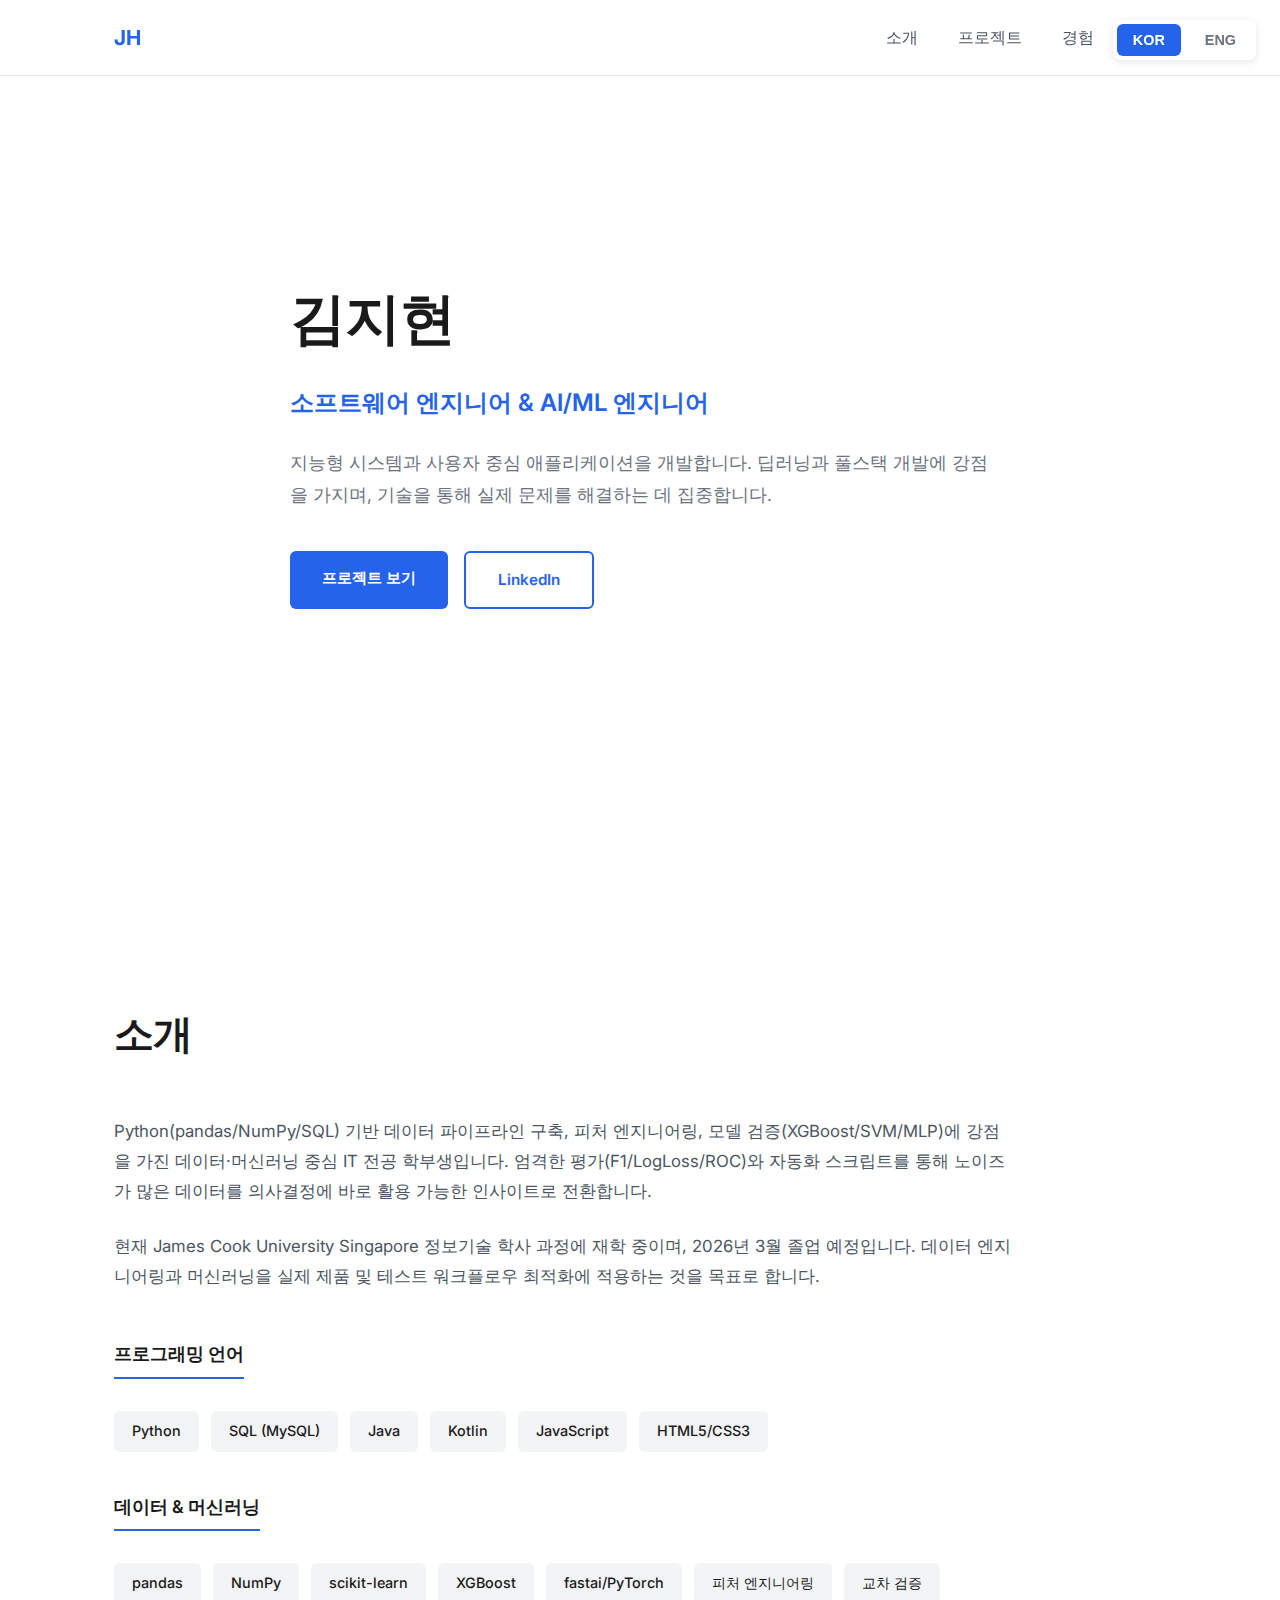
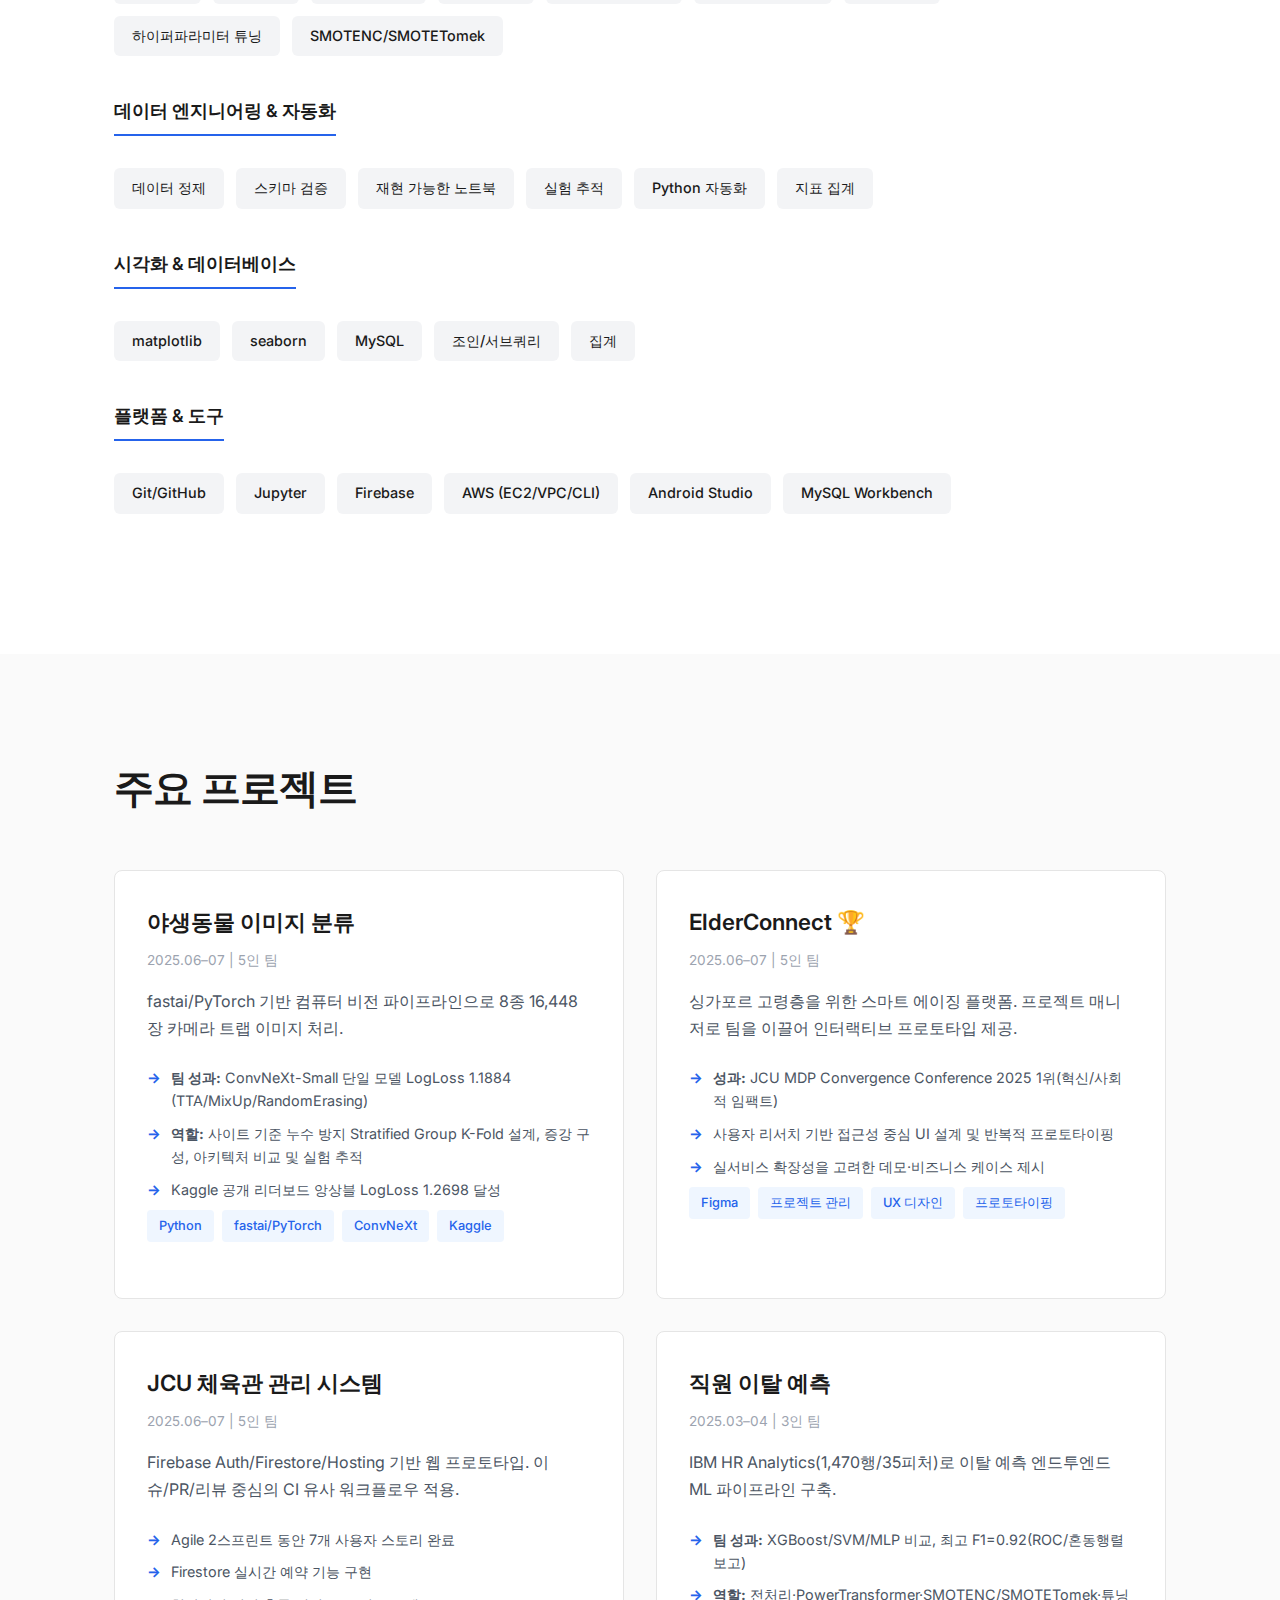
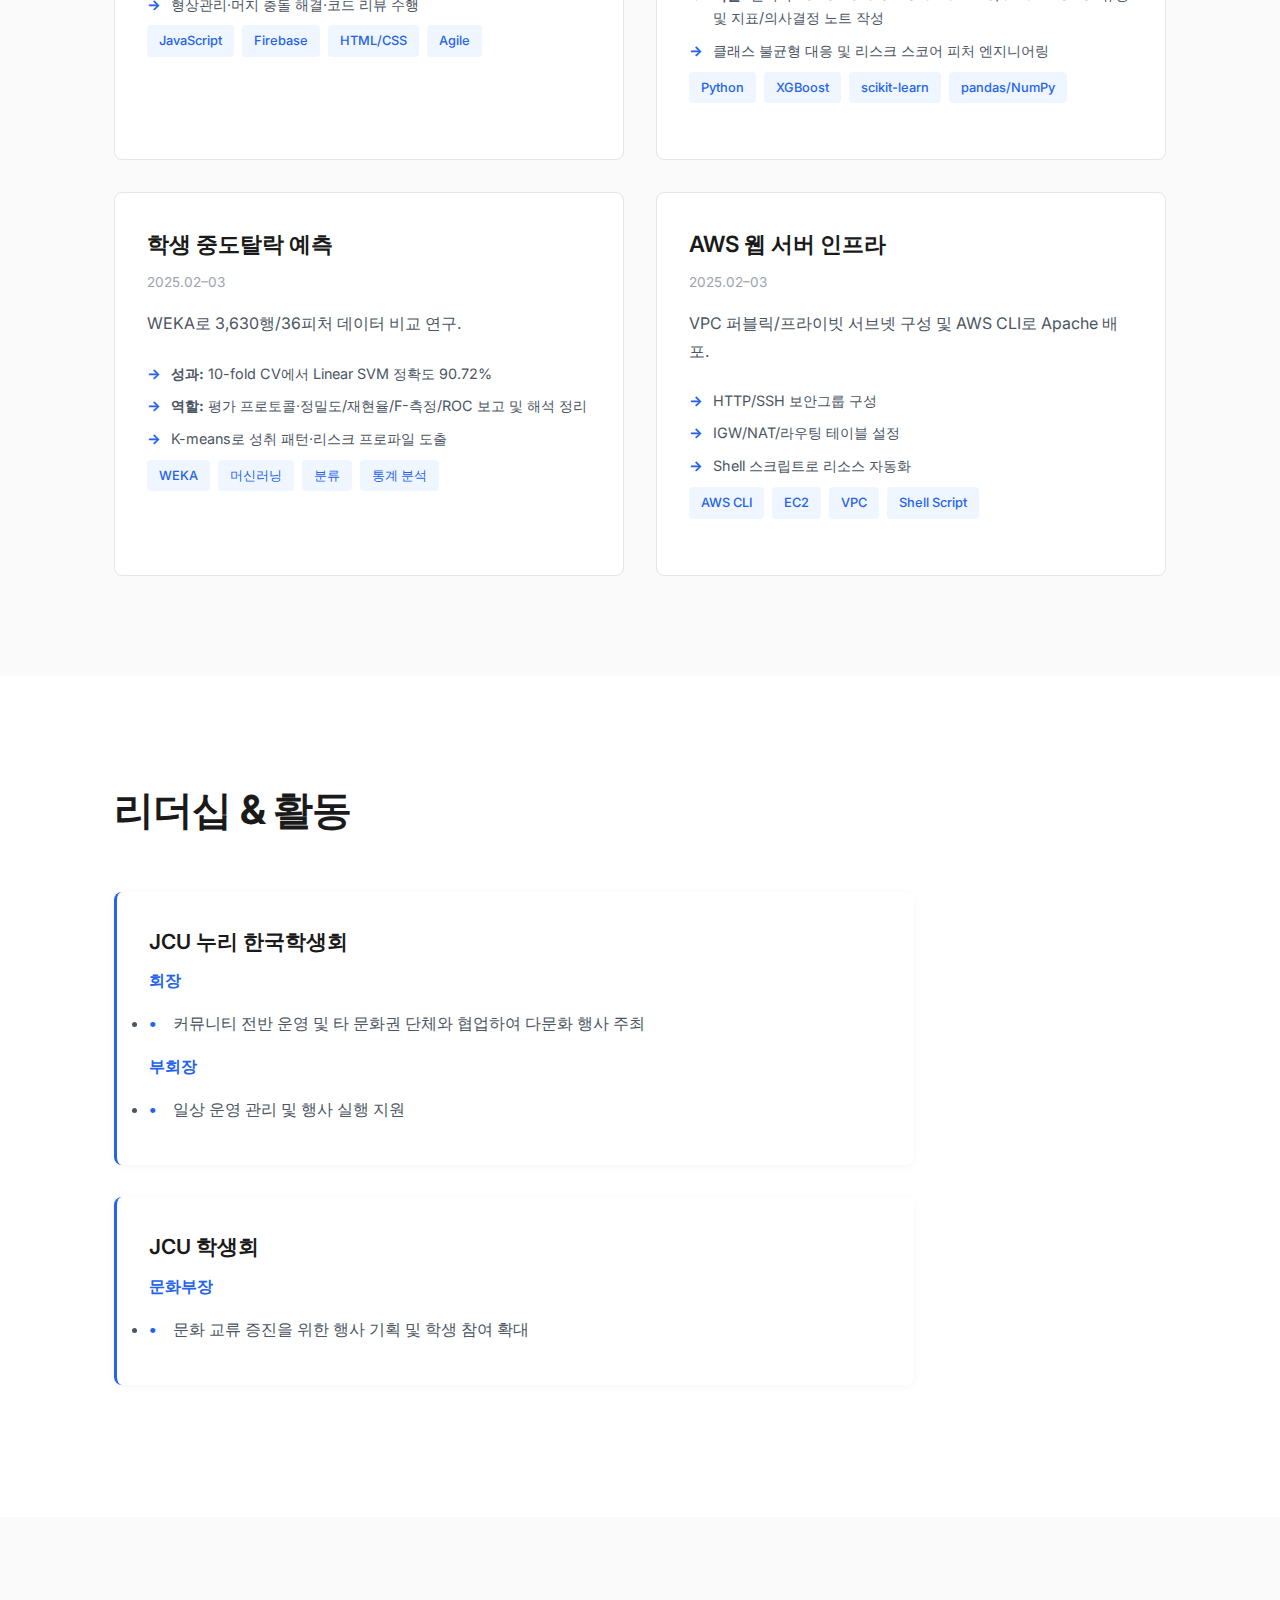
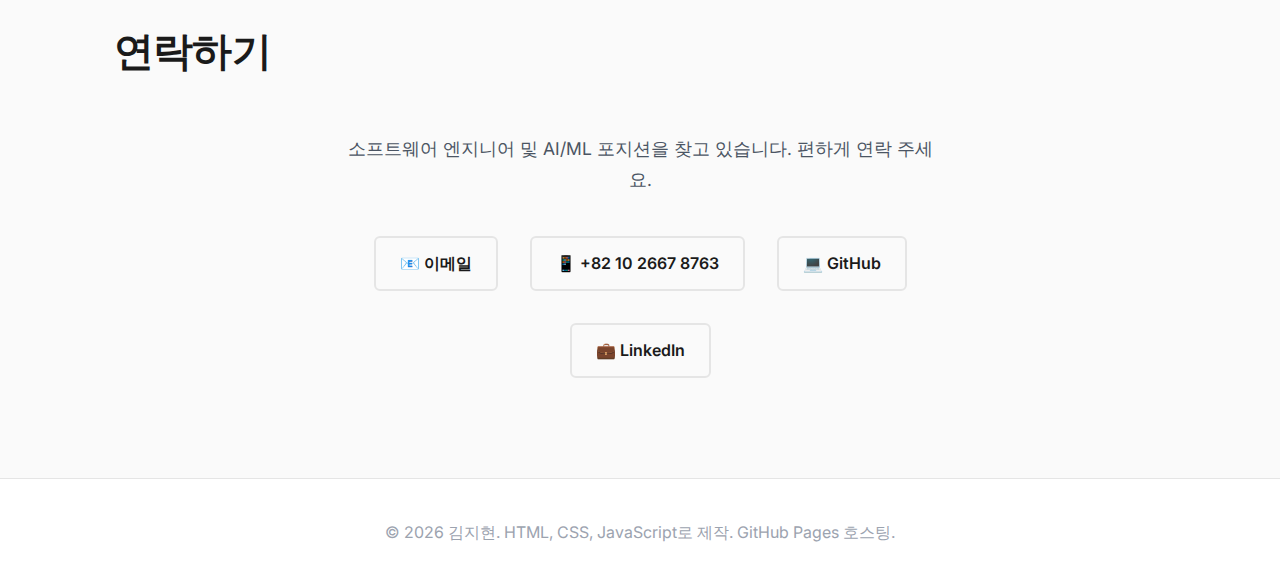
<file: index.html>
<!DOCTYPE html>
<html lang="ko">
<head>
    <meta charset="UTF-8">
    <meta name="viewport" content="width=device-width, initial-scale=1.0">
    <title>김지현 | JiHyun Kim - Software Engineer</title>
    <link href="https://fonts.googleapis.com/css2?family=Inter:wght@400;500;600;700&display=swap" rel="stylesheet">
    <style>
        * {
            margin: 0;
            padding: 0;
            box-sizing: border-box;
        }

        body {
            font-family: 'Inter', sans-serif;
            background: #ffffff;
            color: #1a1a1a;
            line-height: 1.7;
        }

        .container {
            max-width: 1100px;
            margin: 0 auto;
            padding: 0 24px;
        }

        /* Language Toggle */
        .lang-toggle {
            position: fixed;
            top: 20px;
            right: 24px;
            display: flex;
            gap: 0.5rem;
            z-index: 1001;
            background: white;
            border-radius: 8px;
            padding: 4px;
            box-shadow: 0 2px 8px rgba(0,0,0,0.1);
        }

        .lang-btn {
            padding: 8px 16px;
            border: none;
            background: transparent;
            color: #6b7280;
            font-weight: 600;
            font-size: 0.9rem;
            cursor: pointer;
            border-radius: 6px;
            transition: all 0.3s;
        }

        .lang-btn.active {
            background: #2563eb;
            color: white;
        }

        .lang-btn:hover:not(.active) {
            background: #f3f4f6;
            color: #2563eb;
        }

        /* Navigation */
        nav {
            position: fixed;
            top: 0;
            width: 100%;
            background: rgba(255,255,255,0.98);
            backdrop-filter: blur(10px);
            z-index: 1000;
            border-bottom: 1px solid #e5e5e5;
        }

        nav .container {
            display: flex;
            justify-content: space-between;
            align-items: center;
            padding: 20px 24px;
        }

        .nav-logo {
            font-size: 1.3rem;
            font-weight: 700;
            color: #2563eb;
        }

        .nav-links {
            display: flex;
            gap: 2.5rem;
            list-style: none;
        }

        .nav-links a {
            color: #4b5563;
            text-decoration: none;
            font-weight: 500;
            transition: color 0.3s;
        }

        .nav-links a:hover {
            color: #2563eb;
        }

        /* Hero Section */
        .hero {
            min-height: 100vh;
            display: flex;
            align-items: center;
            padding-top: 80px;
        }

        .hero-content {
            max-width: 700px;
        }

        .hero h1 {
            font-size: 3.5rem;
            font-weight: 700;
            color: #1a1a1a;
            margin-bottom: 1rem;
            letter-spacing: -0.02em;
        }

        .hero h2 {
            font-size: 1.5rem;
            color: #2563eb;
            font-weight: 600;
            margin-bottom: 1.5rem;
        }

        .hero p {
            font-size: 1.1rem;
            color: #6b7280;
            margin-bottom: 2.5rem;
            line-height: 1.8;
        }

        .hero-links {
            display: flex;
            gap: 1rem;
        }

        .btn {
            padding: 14px 32px;
            border-radius: 6px;
            text-decoration: none;
            font-weight: 600;
            transition: all 0.3s;
            display: inline-block;
            font-size: 0.95rem;
        }

        .btn-primary {
            background: #2563eb;
            color: white;
        }

        .btn-primary:hover {
            background: #1d4ed8;
            transform: translateY(-1px);
        }

        .btn-secondary {
            border: 2px solid #2563eb;
            color: #2563eb;
            background: white;
        }

        .btn-secondary:hover {
            background: #eff6ff;
        }

        /* Section */
        section {
            padding: 100px 0;
        }

        .section-title {
            font-size: 2.5rem;
            font-weight: 700;
            margin-bottom: 3rem;
            color: #1a1a1a;
            letter-spacing: -0.02em;
        }

        /* About Section */
        .about-content {
            max-width: 900px;
        }

        .about-text p {
            font-size: 1.05rem;
            color: #4b5563;
            margin-bottom: 1.5rem;
            line-height: 1.8;
        }

        .skills-section {
            margin-top: 3rem;
        }

        .skills-category {
            margin-bottom: 2.5rem;
        }

        .skills-category h3 {
            color: #1a1a1a;
            font-size: 1.1rem;
            font-weight: 600;
            margin-bottom: 1rem;
            padding-bottom: 0.5rem;
            border-bottom: 2px solid #2563eb;
            display: inline-block;
        }

        .skills {
            display: flex;
            flex-wrap: wrap;
            gap: 0.75rem;
            margin-top: 1rem;
        }

        .skill-tag {
            padding: 8px 18px;
            background: #f3f4f6;
            border-radius: 6px;
            color: #1a1a1a;
            font-size: 0.9rem;
            font-weight: 500;
            transition: all 0.3s;
        }

        .skill-tag:hover {
            background: #eff6ff;
            color: #2563eb;
        }

        /* Projects Section */
        #projects {
            background: #fafafa;
        }

        .projects-grid {
            display: grid;
            grid-template-columns: repeat(auto-fit, minmax(350px, 1fr));
            gap: 2rem;
            margin-top: 3rem;
        }

        .project-card {
            background: white;
            border-radius: 8px;
            padding: 2rem;
            border: 1px solid #e5e5e5;
            transition: all 0.3s;
        }

        .project-card:hover {
            transform: translateY(-4px);
            box-shadow: 0 12px 24px rgba(0,0,0,0.08);
            border-color: #2563eb;
        }

        .project-card h3 {
            color: #1a1a1a;
            font-size: 1.4rem;
            font-weight: 600;
            margin-bottom: 0.5rem;
        }

        .project-date {
            color: #9ca3af;
            font-size: 0.85rem;
            margin-bottom: 1rem;
        }

        .project-card > p {
            color: #4b5563;
            margin-bottom: 1.5rem;
            line-height: 1.7;
        }

        .project-highlights ul {
            list-style: none;
            padding: 0;
        }

        .project-highlights li {
            color: #4b5563;
            font-size: 0.9rem;
            padding-left: 1.5rem;
            position: relative;
            margin-bottom: 0.6rem;
            line-height: 1.6;
        }

        .project-highlights li:before {
            content: "→";
            position: absolute;
            left: 0;
            color: #2563eb;
            font-weight: 700;
        }

        .project-tech {
            display: flex;
            flex-wrap: wrap;
            gap: 0.5rem;
            margin-bottom: 1.5rem;
        }

        .tech-badge {
            padding: 5px 12px;
            background: #eff6ff;
            border-radius: 4px;
            font-size: 0.8rem;
            color: #2563eb;
            font-weight: 500;
        }

        /* Experience Section */
        .experience-list {
            max-width: 800px;
        }

        .experience-item {
            background: white;
            border-radius: 8px;
            padding: 2rem;
            border-left: 3px solid #2563eb;
            margin-bottom: 2rem;
            box-shadow: 0 2px 8px rgba(0,0,0,0.04);
        }

        .experience-item h3 {
            color: #1a1a1a;
            font-size: 1.3rem;
            font-weight: 600;
            margin-bottom: 0.5rem;
        }

        .experience-item h4 {
            color: #2563eb;
            font-size: 1rem;
            font-weight: 600;
            margin-bottom: 1rem;
        }

        .experience-item li {
            color: #4b5563;
            padding-left: 1.5rem;
            position: relative;
            margin-bottom: 0.6rem;
            line-height: 1.7;
        }

        .experience-item li:before {
            content: "•";
            position: absolute;
            left: 0;
            color: #2563eb;
            font-weight: 700;
        }

        /* Contact Section */
        #contact {
            background: #fafafa;
        }

        .contact-content {
            text-align: center;
            max-width: 600px;
            margin: 0 auto;
        }

        .contact-content p {
            font-size: 1.1rem;
            color: #4b5563;
            margin-bottom: 2.5rem;
            line-height: 1.8;
        }

        .contact-links {
            display: flex;
            gap: 2rem;
            justify-content: center;
            flex-wrap: wrap;
        }

        .contact-item {
            display: flex;
            align-items: center;
            gap: 0.6rem;
            color: #1a1a1a;
            text-decoration: none;
            font-size: 1rem;
            font-weight: 600;
            padding: 12px 24px;
            border-radius: 6px;
            border: 2px solid #e5e5e5;
            transition: all 0.3s;
        }

        .contact-item:hover {
            border-color: #2563eb;
            color: #2563eb;
            background: #eff6ff;
        }

        /* Footer */
        footer {
            text-align: center;
            padding: 2.5rem 0;
            border-top: 1px solid #e5e5e5;
            color: #9ca3af;
            background: white;
        }

        /* Language content visibility */
        .lang-content {
            display: none;
        }

        .lang-content.active {
            display: block;
        }

        /* Responsive */
        @media (max-width: 768px) {
            .nav-links {
                display: none;
            }

            .hero h1 {
                font-size: 2.5rem;
            }

            .hero h2 {
                font-size: 1.2rem;
            }

            .projects-grid {
                grid-template-columns: 1fr;
            }

            .section-title {
                font-size: 2rem;
            }

            .hero-links {
                flex-direction: column;
            }

            .lang-toggle {
                top: 10px;
                right: 10px;
            }
        }
    </style>
</head>
<body>
    <!-- Language Toggle -->
    <div class="lang-toggle">
        <button class="lang-btn active" onclick="switchLanguage('ko')">KOR</button>
        <button class="lang-btn" onclick="switchLanguage('en')">ENG</button>
    </div>

    <!-- Korean Content -->
    <div id="ko-content" class="lang-content active">
        <nav>
            <div class="container">
                <div class="nav-logo">JH</div>
                <ul class="nav-links">
                    <li><a href="#about">소개</a></li>
                    <li><a href="#projects">프로젝트</a></li>
                    <li><a href="#experience">경험</a></li>
                    <li><a href="#contact">연락</a></li>
                </ul>
            </div>
        </nav>

        <section class="hero">
            <div class="container">
                <div class="hero-content">
                    <h1>김지현</h1>
                    <h2>소프트웨어 엔지니어 & AI/ML 엔지니어</h2>
                    <p>
                        지능형 시스템과 사용자 중심 애플리케이션을 개발합니다. 딥러닝과 풀스택 개발에 강점을 가지며, 기술을 통해 실제 문제를 해결하는 데 집중합니다.
                    </p>
                    <div class="hero-links">
                        <a href="#projects" class="btn btn-primary">프로젝트 보기</a>
                        <a href="https://www.linkedin.com/in/jihyun-kim-1120jenn/" target="_blank" class="btn btn-secondary">LinkedIn</a>
                    </div>
                </div>
            </div>
        </section>

        <section id="about">
            <div class="container">
                <h2 class="section-title">소개</h2>
                <div class="about-content">
                    <div class="about-text">
                        <p>
                            Python(pandas/NumPy/SQL) 기반 데이터 파이프라인 구축, 피처 엔지니어링, 모델 검증(XGBoost/SVM/MLP)에 강점을 가진 데이터·머신러닝 중심 IT 전공 학부생입니다. 엄격한 평가(F1/LogLoss/ROC)와 자동화 스크립트를 통해 노이즈가 많은 데이터를 의사결정에 바로 활용 가능한 인사이트로 전환합니다.
                        </p>
                        <p>
                            현재 James Cook University Singapore 정보기술 학사 과정에 재학 중이며, 2026년 3월 졸업 예정입니다. 데이터 엔지니어링과 머신러닝을 실제 제품 및 테스트 워크플로우 최적화에 적용하는 것을 목표로 합니다.
                        </p>
                    </div>
                    <div class="skills-section">
                        <div class="skills-category">
                            <h3>프로그래밍 언어</h3>
                            <div class="skills">
                                <span class="skill-tag">Python</span>
                                <span class="skill-tag">SQL (MySQL)</span>
                                <span class="skill-tag">Java</span>
                                <span class="skill-tag">Kotlin</span>
                                <span class="skill-tag">JavaScript</span>
                                <span class="skill-tag">HTML5/CSS3</span>
                            </div>
                        </div>
                        <div class="skills-category">
                            <h3>데이터 & 머신러닝</h3>
                            <div class="skills">
                                <span class="skill-tag">pandas</span>
                                <span class="skill-tag">NumPy</span>
                                <span class="skill-tag">scikit-learn</span>
                                <span class="skill-tag">XGBoost</span>
                                <span class="skill-tag">fastai/PyTorch</span>
                                <span class="skill-tag">피처 엔지니어링</span>
                                <span class="skill-tag">교차 검증</span>
                                <span class="skill-tag">하이퍼파라미터 튜닝</span>
                                <span class="skill-tag">SMOTENC/SMOTETomek</span>
                            </div>
                        </div>
                        <div class="skills-category">
                            <h3>데이터 엔지니어링 & 자동화</h3>
                            <div class="skills">
                                <span class="skill-tag">데이터 정제</span>
                                <span class="skill-tag">스키마 검증</span>
                                <span class="skill-tag">재현 가능한 노트북</span>
                                <span class="skill-tag">실험 추적</span>
                                <span class="skill-tag">Python 자동화</span>
                                <span class="skill-tag">지표 집계</span>
                            </div>
                        </div>
                        <div class="skills-category">
                            <h3>시각화 & 데이터베이스</h3>
                            <div class="skills">
                                <span class="skill-tag">matplotlib</span>
                                <span class="skill-tag">seaborn</span>
                                <span class="skill-tag">MySQL</span>
                                <span class="skill-tag">조인/서브쿼리</span>
                                <span class="skill-tag">집계</span>
                            </div>
                        </div>
                        <div class="skills-category">
                            <h3>플랫폼 & 도구</h3>
                            <div class="skills">
                                <span class="skill-tag">Git/GitHub</span>
                                <span class="skill-tag">Jupyter</span>
                                <span class="skill-tag">Firebase</span>
                                <span class="skill-tag">AWS (EC2/VPC/CLI)</span>
                                <span class="skill-tag">Android Studio</span>
                                <span class="skill-tag">MySQL Workbench</span>
                            </div>
                        </div>
                    </div>
                </div>
            </div>
        </section>

        <section id="projects">
            <div class="container">
                <h2 class="section-title">주요 프로젝트</h2>
                <div class="projects-grid">
                    <div class="project-card">
                        <h3>야생동물 이미지 분류</h3>
                        <div class="project-date">2025.06–07 | 5인 팀</div>
                        <p>fastai/PyTorch 기반 컴퓨터 비전 파이프라인으로 8종 16,448장 카메라 트랩 이미지 처리.</p>
                        <div class="project-highlights">
                            <ul>
                                <li><strong>팀 성과:</strong> ConvNeXt-Small 단일 모델 LogLoss 1.1884 (TTA/MixUp/RandomErasing)</li>
                                <li><strong>역할:</strong> 사이트 기준 누수 방지 Stratified Group K-Fold 설계, 증강 구성, 아키텍처 비교 및 실험 추적</li>
                                <li>Kaggle 공개 리더보드 앙상블 LogLoss 1.2698 달성</li>
                            </ul>
                        </div>
                        <div class="project-tech">
                            <span class="tech-badge">Python</span>
                            <span class="tech-badge">fastai/PyTorch</span>
                            <span class="tech-badge">ConvNeXt</span>
                            <span class="tech-badge">Kaggle</span>
                        </div>
                    </div>

                    <div class="project-card">
                        <h3>ElderConnect 🏆</h3>
                        <div class="project-date">2025.06–07 | 5인 팀</div>
                        <p>싱가포르 고령층을 위한 스마트 에이징 플랫폼. 프로젝트 매니저로 팀을 이끌어 인터랙티브 프로토타입 제공.</p>
                        <div class="project-highlights">
                            <ul>
                                <li><strong>성과:</strong> JCU MDP Convergence Conference 2025 1위(혁신/사회적 임팩트)</li>
                                <li>사용자 리서치 기반 접근성 중심 UI 설계 및 반복적 프로토타이핑</li>
                                <li>실서비스 확장성을 고려한 데모·비즈니스 케이스 제시</li>
                            </ul>
                        </div>
                        <div class="project-tech">
                            <span class="tech-badge">Figma</span>
                            <span class="tech-badge">프로젝트 관리</span>
                            <span class="tech-badge">UX 디자인</span>
                            <span class="tech-badge">프로토타이핑</span>
                        </div>
                    </div>

                    <div class="project-card">
                        <h3>JCU 체육관 관리 시스템</h3>
                        <div class="project-date">2025.06–07 | 5인 팀</div>
                        <p>Firebase Auth/Firestore/Hosting 기반 웹 프로토타입. 이슈/PR/리뷰 중심의 CI 유사 워크플로우 적용.</p>
                        <div class="project-highlights">
                            <ul>
                                <li>Agile 2스프린트 동안 7개 사용자 스토리 완료</li>
                                <li>Firestore 실시간 예약 기능 구현</li>
                                <li>형상관리·머지 충돌 해결·코드 리뷰 수행</li>
                            </ul>
                        </div>
                        <div class="project-tech">
                            <span class="tech-badge">JavaScript</span>
                            <span class="tech-badge">Firebase</span>
                            <span class="tech-badge">HTML/CSS</span>
                            <span class="tech-badge">Agile</span>
                        </div>
                    </div>

                    <div class="project-card">
                        <h3>직원 이탈 예측</h3>
                        <div class="project-date">2025.03–04 | 3인 팀</div>
                        <p>IBM HR Analytics(1,470행/35피처)로 이탈 예측 엔드투엔드 ML 파이프라인 구축.</p>
                        <div class="project-highlights">
                            <ul>
                                <li><strong>팀 성과:</strong> XGBoost/SVM/MLP 비교, 최고 F1=0.92(ROC/혼동행렬 보고)</li>
                                <li><strong>역할:</strong> 전처리·PowerTransformer·SMOTENC/SMOTETomek·튜닝 및 지표/의사결정 노트 작성</li>
                                <li>클래스 불균형 대응 및 리스크 스코어 피처 엔지니어링</li>
                            </ul>
                        </div>
                        <div class="project-tech">
                            <span class="tech-badge">Python</span>
                            <span class="tech-badge">XGBoost</span>
                            <span class="tech-badge">scikit-learn</span>
                            <span class="tech-badge">pandas/NumPy</span>
                        </div>
                    </div>

                    <div class="project-card">
                        <h3>학생 중도탈락 예측</h3>
                        <div class="project-date">2025.02–03</div>
                        <p>WEKA로 3,630행/36피처 데이터 비교 연구.</p>
                        <div class="project-highlights">
                            <ul>
                                <li><strong>성과:</strong> 10-fold CV에서 Linear SVM 정확도 90.72%</li>
                                <li><strong>역할:</strong> 평가 프로토콜·정밀도/재현율/F-측정/ROC 보고 및 해석 정리</li>
                                <li>K-means로 성취 패턴·리스크 프로파일 도출</li>
                            </ul>
                        </div>
                        <div class="project-tech">
                            <span class="tech-badge">WEKA</span>
                            <span class="tech-badge">머신러닝</span>
                            <span class="tech-badge">분류</span>
                            <span class="tech-badge">통계 분석</span>
                        </div>
                    </div>

                    <div class="project-card">
                        <h3>AWS 웹 서버 인프라</h3>
                        <div class="project-date">2025.02–03</div>
                        <p>VPC 퍼블릭/프라이빗 서브넷 구성 및 AWS CLI로 Apache 배포.</p>
                        <div class="project-highlights">
                            <ul>
                                <li>HTTP/SSH 보안그룹 구성</li>
                                <li>IGW/NAT/라우팅 테이블 설정</li>
                                <li>Shell 스크립트로 리소스 자동화</li>
                            </ul>
                        </div>
                        <div class="project-tech">
                            <span class="tech-badge">AWS CLI</span>
                            <span class="tech-badge">EC2</span>
                            <span class="tech-badge">VPC</span>
                            <span class="tech-badge">Shell Script</span>
                        </div>
                    </div>
                </div>
            </div>
        </section>

        <section id="experience">
            <div class="container">
                <h2 class="section-title">리더십 & 활동</h2>
                <div class="experience-list">
                    <div class="experience-item">
                        <h3>JCU 누리 한국학생회</h3>
                        <h4>회장</h4>
                        <ul>
                            <li>커뮤니티 전반 운영 및 타 문화권 단체와 협업하여 다문화 행사 주최</li>
                        </ul>
                        <h4 style="margin-top: 1rem;">부회장</h4>
                        <ul>
                            <li>일상 운영 관리 및 행사 실행 지원</li>
                        </ul>
                    </div>
                    <div class="experience-item">
                        <h3>JCU 학생회</h3>
                        <h4>문화부장</h4>
                        <ul>
                            <li>문화 교류 증진을 위한 행사 기획 및 학생 참여 확대</li>
                        </ul>
                    </div>
                </div>
            </div>
        </section>

        <section id="contact">
            <div class="container">
                <h2 class="section-title">연락하기</h2>
                <div class="contact-content">
                    <p>소프트웨어 엔지니어 및 AI/ML 포지션을 찾고 있습니다. 편하게 연락 주세요.</p>
                    <div class="contact-links">
                        <a href="mailto:jihyunkimm1120@gmail.com" class="contact-item">📧 이메일</a>
                        <a href="tel:+821026678763" class="contact-item">📱 +82 10 2667 8763</a>
                        <a href="https://github.com/jennihxxn" target="_blank" class="contact-item">💻 GitHub</a>
                        <a href="https://www.linkedin.com/in/jihyun-kim-1120jenn/" target="_blank" class="contact-item">💼 LinkedIn</a>
                    </div>
                </div>
            </div>
        </section>

        <footer>
            <div class="container">
                <p>&copy; 2026 김지현. HTML, CSS, JavaScript로 제작. GitHub Pages 호스팅.</p>
            </div>
        </footer>
    </div>

    <!-- English Content -->
    <div id="en-content" class="lang-content">
        <nav>
            <div class="container">
                <div class="nav-logo">JH</div>
                <ul class="nav-links">
                    <li><a href="#about">About</a></li>
                    <li><a href="#projects">Projects</a></li>
                    <li><a href="#experience">Experience</a></li>
                    <li><a href="#contact">Contact</a></li>
                </ul>
            </div>
        </nav>

        <section class="hero">
            <div class="container">
                <div class="hero-content">
                    <h1>JiHyun Kim</h1>
                    <h2>Software Engineer & AI/ML Enthusiast</h2>
                    <p>Building intelligent systems and user-centric applications. Passionate about deep learning, full-stack development, and solving real-world problems through technology.</p>
                    <div class="hero-links">
                        <a href="#projects" class="btn btn-primary">View Projects</a>
                        <a href="https://www.linkedin.com/in/jihyun-kim-1120jenn/" target="_blank" class="btn btn-secondary">LinkedIn</a>
                    </div>
                </div>
            </div>
        </section>

        <section id="about">
            <div class="container">
                <h2 class="section-title">About Me</h2>
                <div class="about-content">
                    <div class="about-text">
                        <p>
                            Data/ML-oriented IT undergraduate skilled in building Python (pandas/NumPy/SQL) data pipelines, feature engineering, and model validation (XGBoost/SVM/MLP), producing decision-maker-ready reports. Strong at turning noisy data into actionable insights with rigorous evaluation (F1/LogLoss/ROC) and clean automation scripts.
                        </p>
                        <p>
                            Currently pursuing Bachelor of Information Technology at James Cook University Singapore, expected to graduate in March 2026. Eager to apply data engineering and machine learning to optimize real-world product and testing workflows.
                        </p>
                    </div>
                    <div class="skills-section">
                        <div class="skills-category">
                            <h3>Programming Languages</h3>
                            <div class="skills">
                                <span class="skill-tag">Python</span>
                                <span class="skill-tag">SQL (MySQL)</span>
                                <span class="skill-tag">Java</span>
                                <span class="skill-tag">Kotlin</span>
                                <span class="skill-tag">JavaScript</span>
                                <span class="skill-tag">HTML5/CSS3</span>
                            </div>
                        </div>
                        <div class="skills-category">
                            <h3>Data & Machine Learning</h3>
                            <div class="skills">
                                <span class="skill-tag">pandas</span>
                                <span class="skill-tag">NumPy</span>
                                <span class="skill-tag">scikit-learn</span>
                                <span class="skill-tag">XGBoost</span>
                                <span class="skill-tag">fastai/PyTorch</span>
                                <span class="skill-tag">Feature Engineering</span>
                                <span class="skill-tag">Cross-Validation</span>
                                <span class="skill-tag">Hyperparameter Tuning</span>
                                <span class="skill-tag">SMOTENC/SMOTETomek</span>
                            </div>
                        </div>
                        <div class="skills-category">
                            <h3>Data Engineering & Automation</h3>
                            <div class="skills">
                                <span class="skill-tag">Data Cleaning</span>
                                <span class="skill-tag">Schema Validation</span>
                                <span class="skill-tag">Reproducible Notebooks</span>
                                <span class="skill-tag">Experiment Tracking</span>
                                <span class="skill-tag">Python Automation Scripts</span>
                                <span class="skill-tag">Metric Rollups</span>
                            </div>
                        </div>
                        <div class="skills-category">
                            <h3>Visualization & Databases</h3>
                            <div class="skills">
                                <span class="skill-tag">matplotlib</span>
                                <span class="skill-tag">seaborn</span>
                                <span class="skill-tag">MySQL</span>
                                <span class="skill-tag">Joins/Subqueries</span>
                                <span class="skill-tag">Aggregation</span>
                            </div>
                        </div>
                        <div class="skills-category">
                            <h3>Platforms & Tools</h3>
                            <div class="skills">
                                <span class="skill-tag">Git/GitHub</span>
                                <span class="skill-tag">Jupyter</span>
                                <span class="skill-tag">Firebase</span>
                                <span class="skill-tag">AWS (EC2/VPC/CLI)</span>
                                <span class="skill-tag">Android Studio</span>
                                <span class="skill-tag">MySQL Workbench</span>
                            </div>
                        </div>
                    </div>
                </div>
            </div>
        </section>

        <section id="projects">
            <div class="container">
                <h2 class="section-title">Featured Projects</h2>
                <div class="projects-grid">
                    <div class="project-card">
                        <h3>Wildlife Image Classification</h3>
                        <div class="project-date">June - July 2025 | Team of 5</div>
                        <p>Reproducible computer vision pipeline on 16,448 wildlife camera trap images across 8 species using fastai/PyTorch.</p>
                        <div class="project-highlights">
                            <ul>
                                <li><strong>Team outcome:</strong> Best single model ConvNeXt-Small LogLoss = 1.1884 with TTA/MixUp/RandomErasing</li>
                                <li><strong>My role:</strong> Designed stratified group K-Fold by site (leakage prevention), implemented augmentation suite, and ran cross-architecture comparisons (ConvNeXt/ResNet/ViT) with experiment tracking</li>
                                <li>Achieved final ensemble LogLoss of 1.2698 on Kaggle public leaderboard</li>
                            </ul>
                        </div>
                        <div class="project-tech">
                            <span class="tech-badge">Python</span>
                            <span class="tech-badge">fastai/PyTorch</span>
                            <span class="tech-badge">ConvNeXt</span>
                            <span class="tech-badge">Kaggle</span>
                        </div>
                    </div>

                    <div class="project-card">
                        <h3>ElderConnect 🏆</h3>
                        <div class="project-date">June - July 2025 | Team of 5</div>
                        <p>Smart aging platform for Singapore's elderly population. Led multidisciplinary team as Project Manager and delivered interactive prototype.</p>
                        <div class="project-highlights">
                            <ul>
                                <li><strong>Achievement:</strong> Won 1st place at JCU MDP Convergence Conference 2025 for innovation and social impact</li>
                                <li>Designed accessible UI with user research and iterative prototyping</li>
                                <li>Delivered interactive demo, business case analysis, and scalability plan for real-world deployment</li>
                            </ul>
                        </div>
                        <div class="project-tech">
                            <span class="tech-badge">Figma</span>
                            <span class="tech-badge">Project Management</span>
                            <span class="tech-badge">UX Design</span>
                            <span class="tech-badge">Prototyping</span>
                        </div>
                    </div>

                    <div class="project-card">
                        <h3>JCU Gym Management System</h3>
                        <div class="project-date">June - July 2025 | Team of 5</div>
                        <p>Web prototype with Firebase Auth/Firestore/Hosting, built with CI-like discipline (issues, PRs, reviews) emphasizing data correctness and clean service boundaries.</p>
                        <div class="project-highlights">
                            <ul>
                                <li>Completed 7 user stories across 2 sprints using Agile methodology</li>
                                <li>Implemented real-time booking with Firebase Firestore</li>
                                <li>Managed version control, resolved merge conflicts, and conducted code reviews</li>
                            </ul>
                        </div>
                        <div class="project-tech">
                            <span class="tech-badge">JavaScript</span>
                            <span class="tech-badge">Firebase</span>
                            <span class="tech-badge">HTML/CSS</span>
                            <span class="tech-badge">Agile</span>
                        </div>
                    </div>

                    <div class="project-card">
                        <h3>Employee Attrition Prediction</h3>
                        <div class="project-date">March - April 2025 | Team of 3</div>
                        <p>End-to-end Python ML pipeline using IBM HR Analytics dataset with 1,470 records and 35 features to predict employee turnover.</p>
                        <div class="project-highlights">
                            <ul>
                                <li><strong>Team outcome:</strong> Compared XGBoost/SVM/MLP; best F1=0.92 (stratified split) with clear ROC & confusion-matrix reporting</li>
                                <li><strong>My role:</strong> Implemented pandas/NumPy/SQL preprocessing, PowerTransformer, SMOTENC/SMOTETomek, and hyperparameter tuning; authored metric tables/plots and decision trade-off notes</li>
                                <li>Handled class imbalance and feature engineering (attrition risk scores, ratio features)</li>
                            </ul>
                        </div>
                        <div class="project-tech">
                            <span class="tech-badge">Python</span>
                            <span class="tech-badge">XGBoost</span>
                            <span class="tech-badge">scikit-learn</span>
                            <span class="tech-badge">pandas/NumPy</span>
                        </div>
                    </div>

                    <div class="project-card">
                        <h3>Student Dropout Prediction</h3>
                        <div class="project-date">February - March 2025</div>
                        <p>Comparative study using WEKA framework on student academic success dataset with 3,630 instances and 36 features.</p>
                        <div class="project-highlights">
                            <ul>
                                <li><strong>Outcome:</strong> Compared J48, SMO, Random Forest, Naïve Bayes, MLP with 10-fold CV; best Linear SVM 90.72% accuracy</li>
                                <li><strong>My role:</strong> Set up evaluation protocol, produced precision/recall/F-measure/ROC reports, and summarized model interpretability impacts</li>
                                <li>Applied K-means clustering to identify student performance patterns and academic risk profiles</li>
                            </ul>
                        </div>
                        <div class="project-tech">
                            <span class="tech-badge">WEKA</span>
                            <span class="tech-badge">Machine Learning</span>
                            <span class="tech-badge">Classification</span>
                            <span class="tech-badge">Statistical Analysis</span>
                        </div>
                    </div>

                    <div class="project-card">
                        <h3>AWS Web Server Infrastructure</h3>
                        <div class="project-date">February - March 2025</div>
                        <p>Cloud infrastructure project building VPC with public/private subnets and deploying Apache web server using AWS CLI.</p>
                        <div class="project-highlights">
                            <ul>
                                <li>Configured security groups for HTTP/SSH access</li>
                                <li>Implemented Internet Gateway, NAT Gateway, and routing tables</li>
                                <li>Automated AWS resource provisioning with Shell scripting</li>
                            </ul>
                        </div>
                        <div class="project-tech">
                            <span class="tech-badge">AWS CLI</span>
                            <span class="tech-badge">EC2</span>
                            <span class="tech-badge">VPC</span>
                            <span class="tech-badge">Shell Script</span>
                        </div>
                    </div>
                </div>
            </div>
        </section>

        <section id="experience">
            <div class="container">
                <h2 class="section-title">Leadership & Activities</h2>
                <div class="experience-list">
                    <div class="experience-item">
                        <h3>JCU Nuri Korean Student Community</h3>
                        <h4>President</h4>
                        <ul>
                            <li>Led the community, oversaw all activities, and partnered with other cultural groups to host multicultural events that enhanced campus diversity</li>
                        </ul>
                        <h4 style="margin-top: 1rem;">Vice President</h4>
                        <ul>
                            <li>Supported the president in organizational leadership and managed daily operations, contributing to smooth event execution</li>
                        </ul>
                    </div>
                    <div class="experience-item">
                        <h3>JCU Student Council</h3>
                        <h4>Head of Cultural Wing</h4>
                        <ul>
                            <li>Directed cultural events and initiatives to promote cross-cultural exchange and strengthen student engagement</li>
                        </ul>
                    </div>
                </div>
            </div>
        </section>

        <section id="contact">
            <div class="container">
                <h2 class="section-title">Get In Touch</h2>
                <div class="contact-content">
                    <p>Currently seeking new opportunities in software engineering and AI/ML. Let's connect!</p>
                    <div class="contact-links">
                        <a href="mailto:jihyunkimm1120@gmail.com" class="contact-item">📧 Email</a>
                        <a href="tel:+821026678763" class="contact-item">📱 +82 10 2667 8763</a>
                        <a href="https://github.com/jennihxxn" target="_blank" class="contact-item">💻 GitHub</a>
                        <a href="https://www.linkedin.com/in/jihyun-kim-1120jenn/" target="_blank" class="contact-item">💼 LinkedIn</a>
                    </div>
                </div>
            </div>
        </section>

        <footer>
            <div class="container">
                <p>&copy; 2026 JiHyun Kim. Built with HTML, CSS, and JavaScript. Hosted on GitHub Pages.</p>
            </div>
        </footer>
    </div>

    <script>
        function switchLanguage(lang) {
            const koContent = document.getElementById('ko-content');
            const enContent = document.getElementById('en-content');
            const langBtns = document.querySelectorAll('.lang-btn');

            if (lang === 'ko') {
                koContent.classList.add('active');
                enContent.classList.remove('active');
                langBtns[0].classList.add('active');
                langBtns[1].classList.remove('active');
                document.documentElement.lang = 'ko';
            } else {
                koContent.classList.remove('active');
                enContent.classList.add('active');
                langBtns[0].classList.remove('active');
                langBtns[1].classList.add('active');
                document.documentElement.lang = 'en';
            }

            // Scroll to top when switching languages
            window.scrollTo({ top: 0, behavior: 'smooth' });
        }
    </script>
</body>
</html>
</file>
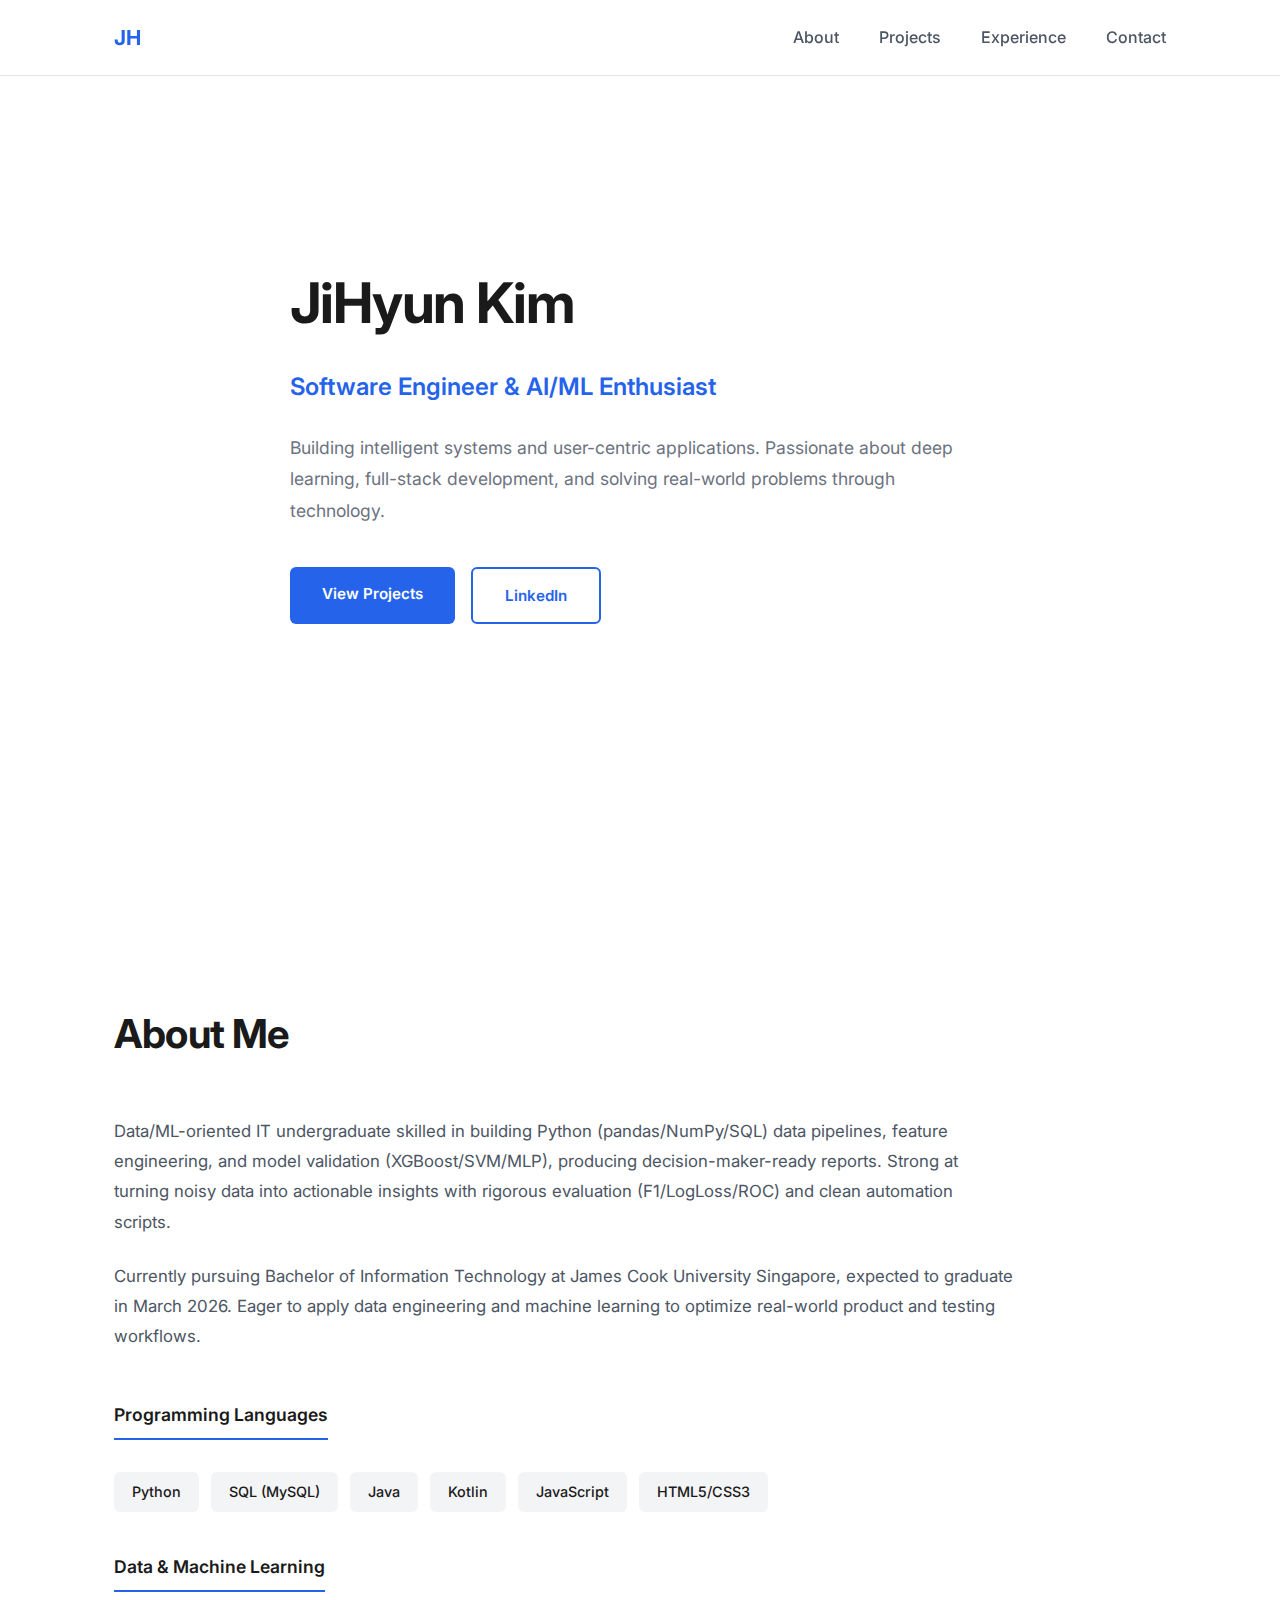
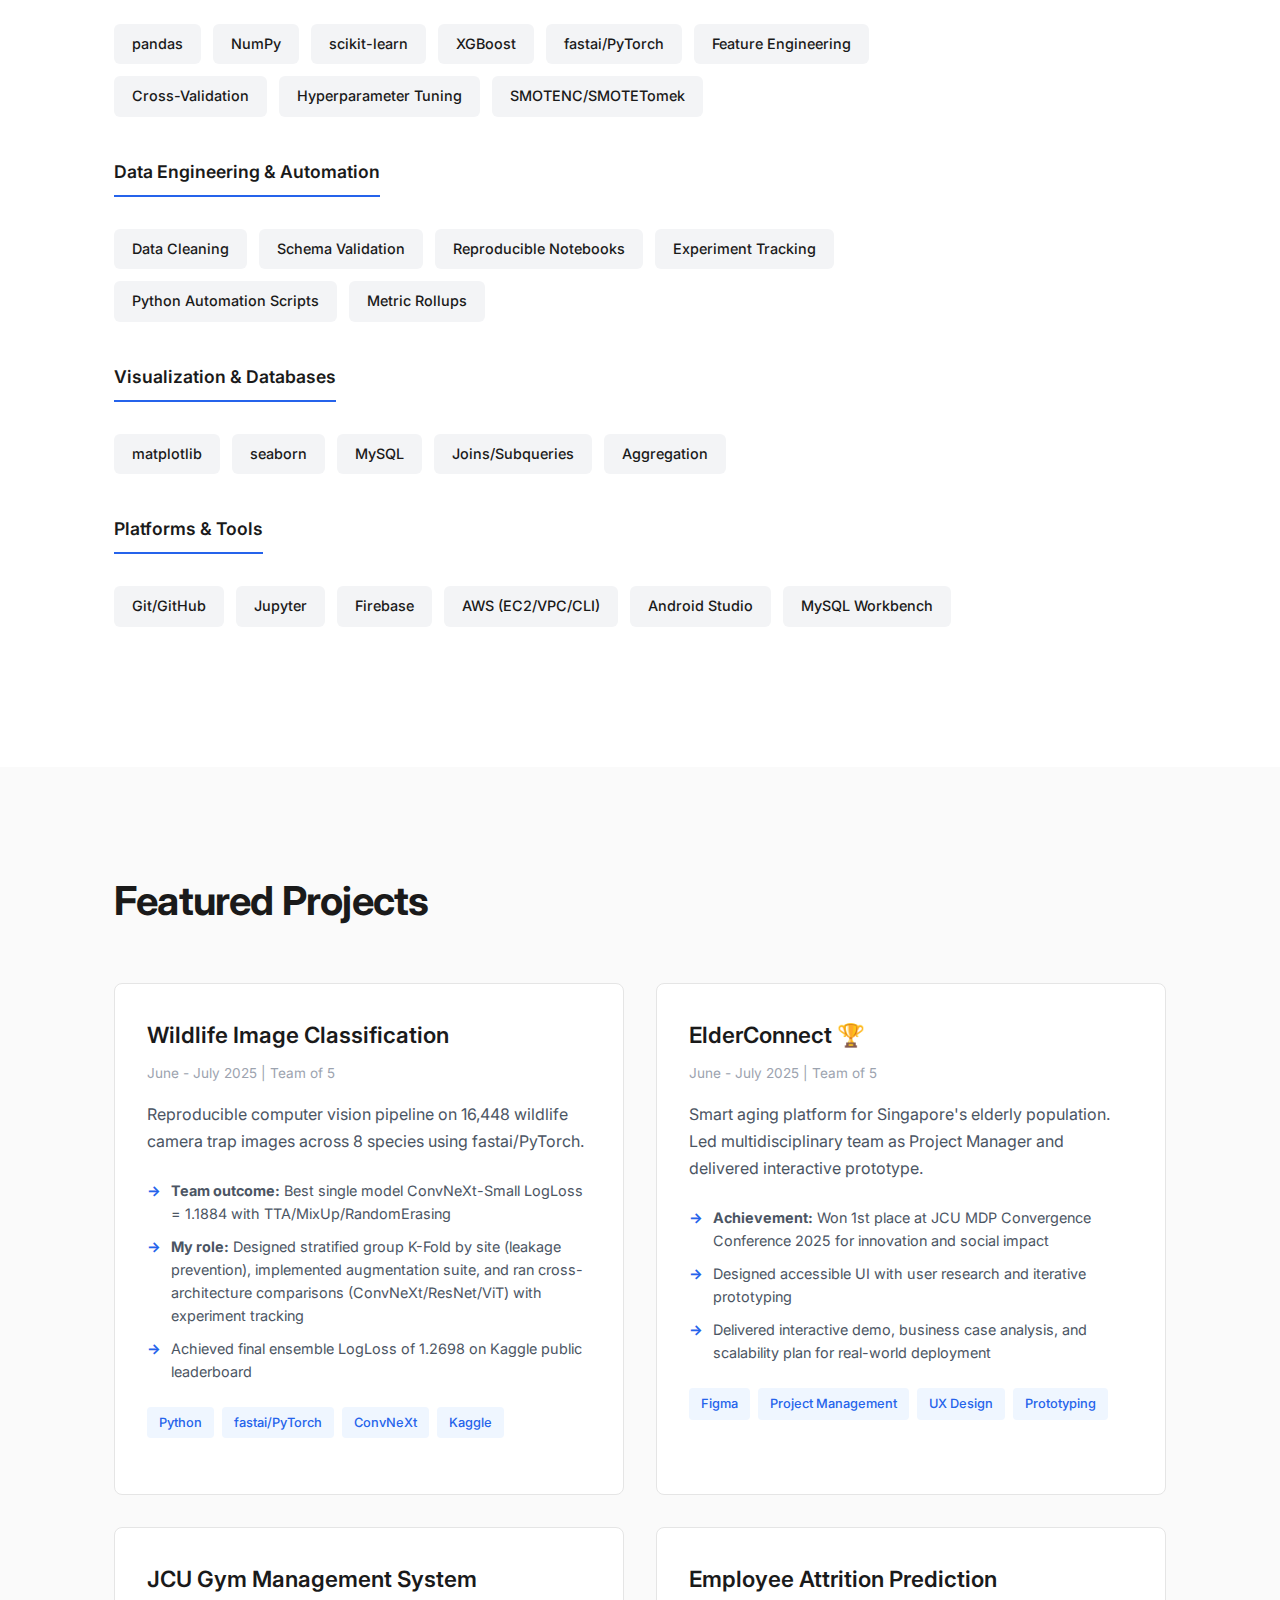
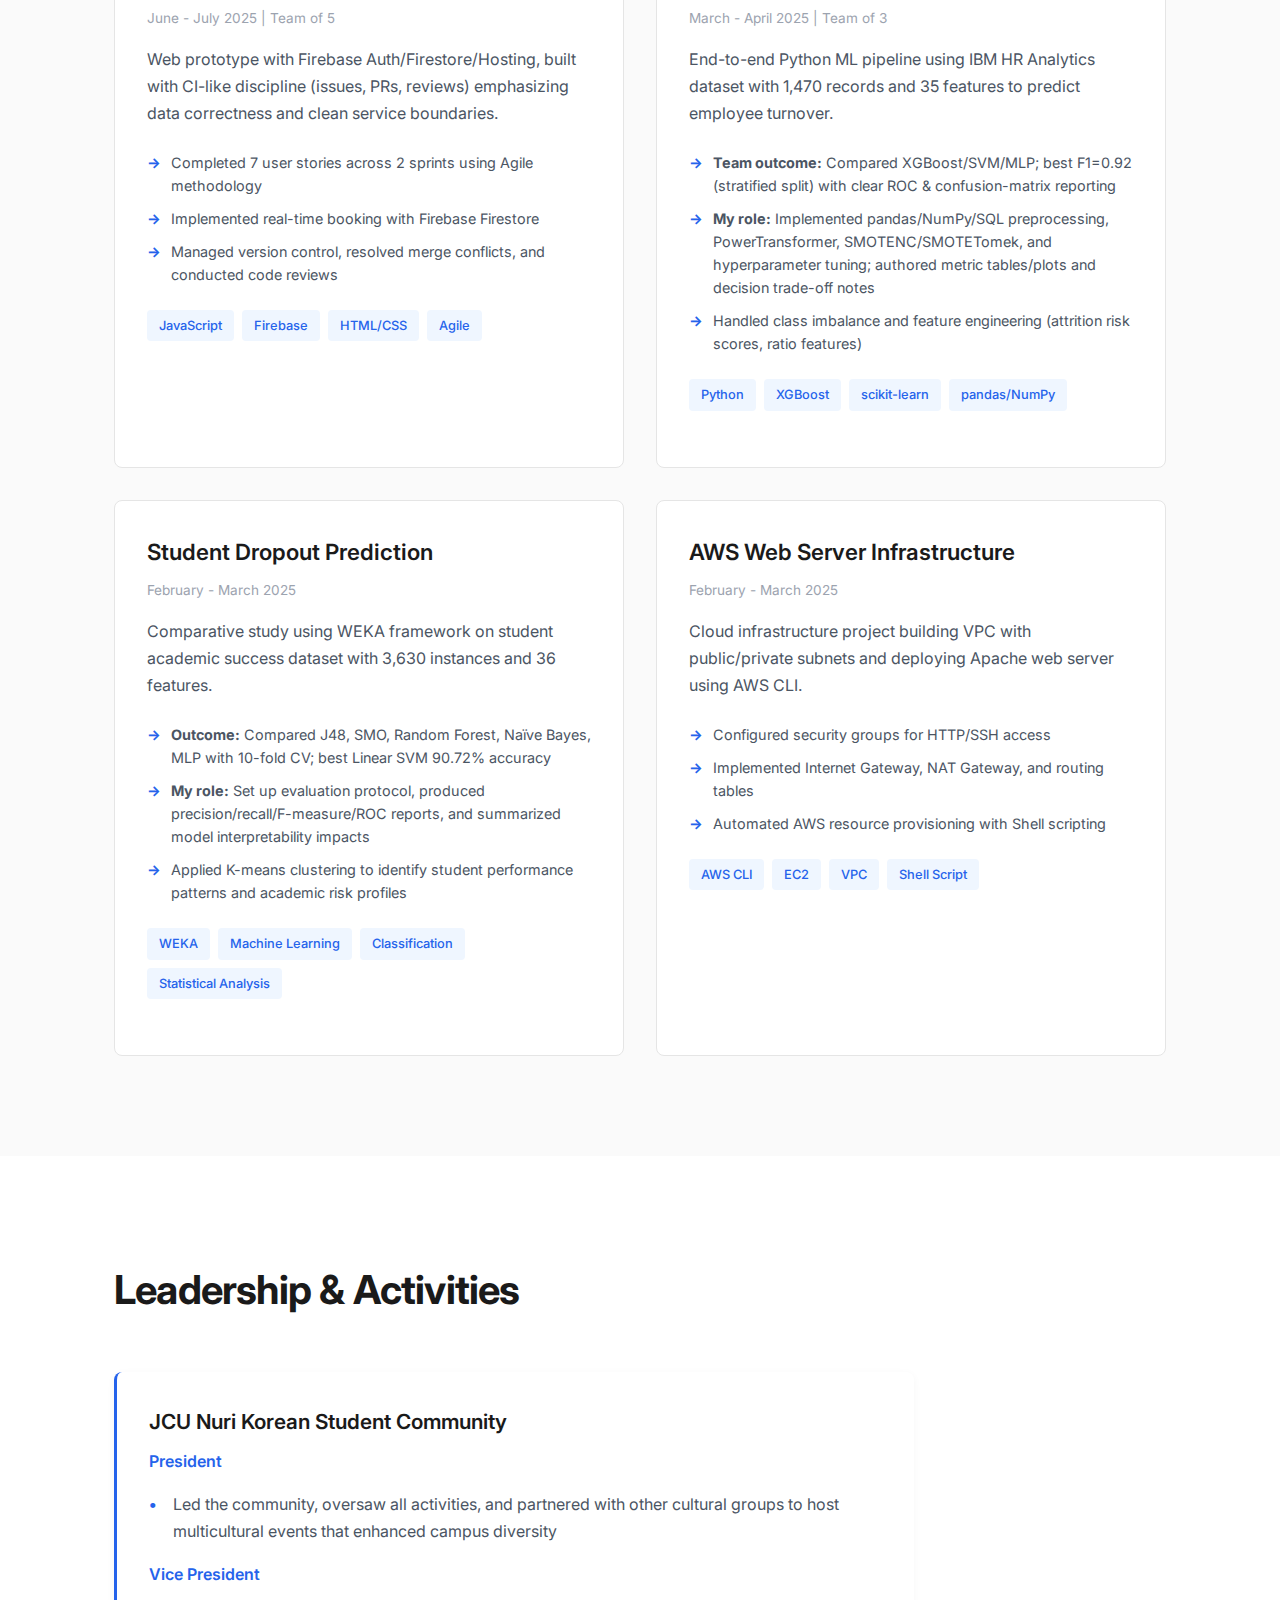
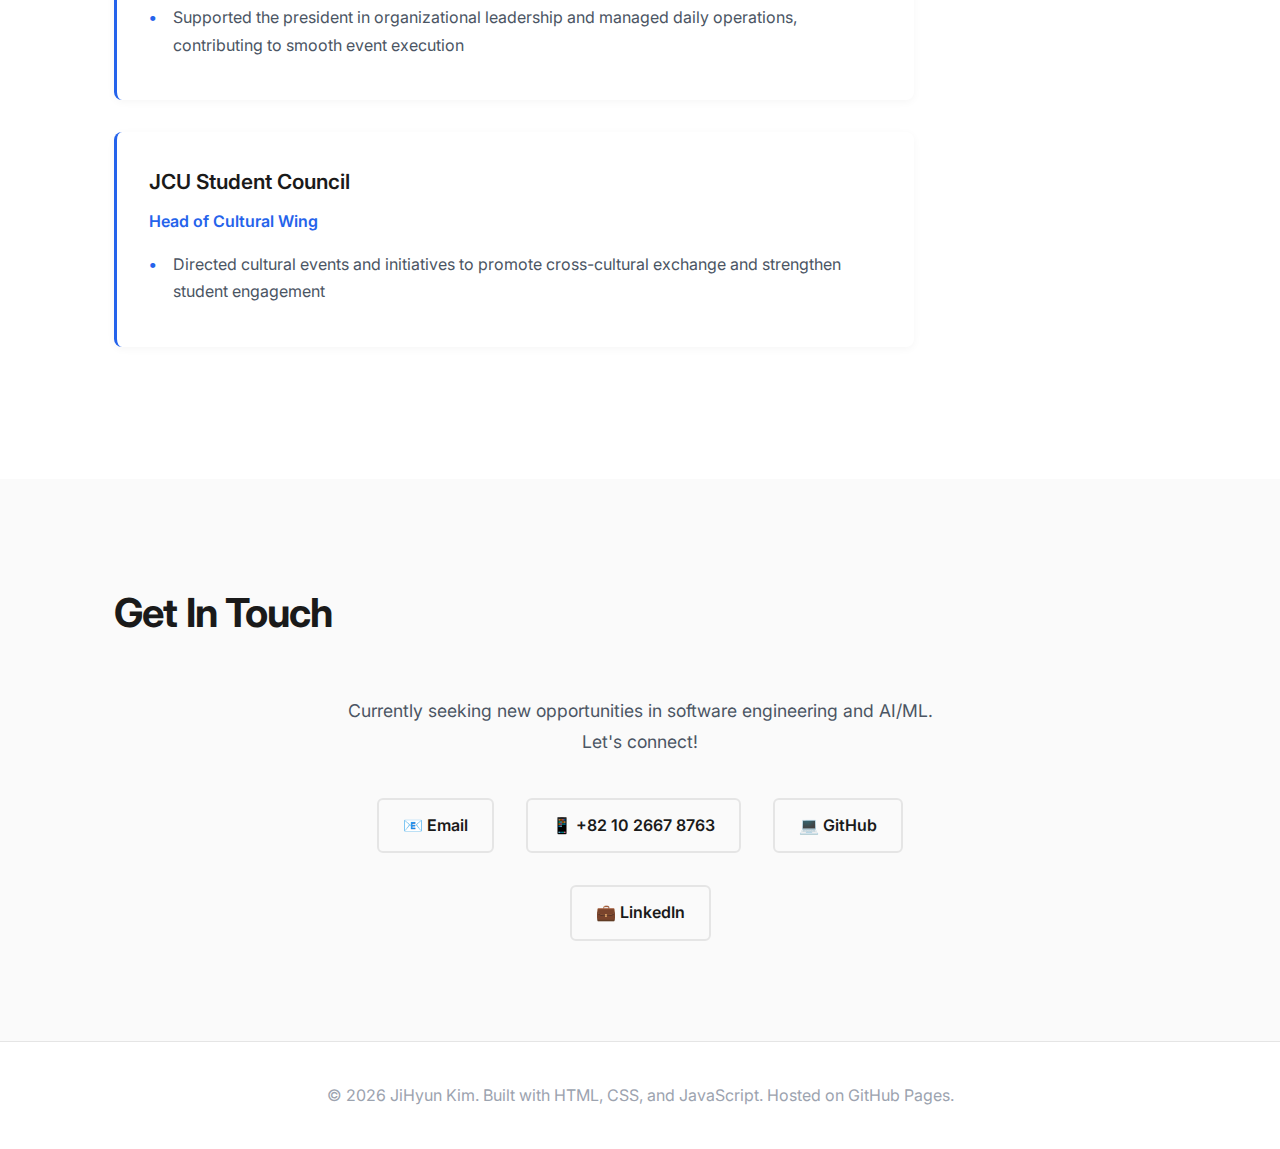
<file: Portfolio/index.html>
<!DOCTYPE html>
<html lang="en">
<head>
    <meta charset="UTF-8">
    <meta name="viewport" content="width=device-width, initial-scale=1.0">
    <title>JiHyun Kim - Software Engineer</title>
    <link href="https://fonts.googleapis.com/css2?family=Inter:wght@400;500;600;700&display=swap" rel="stylesheet">
    <style>
        * {
            margin: 0;
            padding: 0;
            box-sizing: border-box;
        }

        body {
            font-family: 'Inter', sans-serif;
            background: #ffffff;
            color: #1a1a1a;
            line-height: 1.7;
        }

        .container {
            max-width: 1100px;
            margin: 0 auto;
            padding: 0 24px;
        }

        /* Navigation */
        nav {
            position: fixed;
            top: 0;
            width: 100%;
            background: rgba(255, 255, 255, 0.98);
            backdrop-filter: blur(10px);
            z-index: 1000;
            border-bottom: 1px solid #e5e5e5;
        }

        nav .container {
            display: flex;
            justify-content: space-between;
            align-items: center;
            padding: 20px 24px;
        }

        .nav-logo {
            font-size: 1.3rem;
            font-weight: 700;
            color: #2563eb;
        }

        .nav-links {
            display: flex;
            gap: 2.5rem;
            list-style: none;
        }

        .nav-links a {
            color: #4b5563;
            text-decoration: none;
            font-weight: 500;
            transition: color 0.3s;
        }

        .nav-links a:hover {
            color: #2563eb;
        }

        /* Hero Section */
        .hero {
            min-height: 100vh;
            display: flex;
            align-items: center;
            padding-top: 80px;
        }

        .hero-content {
            max-width: 700px;
        }

        .hero h1 {
            font-size: 3.5rem;
            font-weight: 700;
            color: #1a1a1a;
            margin-bottom: 1rem;
            letter-spacing: -0.02em;
        }

        .hero h2 {
            font-size: 1.5rem;
            color: #2563eb;
            font-weight: 600;
            margin-bottom: 1.5rem;
        }

        .hero p {
            font-size: 1.1rem;
            color: #6b7280;
            margin-bottom: 2.5rem;
            line-height: 1.8;
        }

        .hero-links {
            display: flex;
            gap: 1rem;
        }

        .btn {
            padding: 14px 32px;
            border-radius: 6px;
            text-decoration: none;
            font-weight: 600;
            transition: all 0.3s;
            display: inline-block;
            font-size: 0.95rem;
        }

        .btn-primary {
            background: #2563eb;
            color: white;
        }

        .btn-primary:hover {
            background: #1d4ed8;
            transform: translateY(-1px);
        }

        .btn-secondary {
            border: 2px solid #2563eb;
            color: #2563eb;
            background: white;
        }

        .btn-secondary:hover {
            background: #eff6ff;
        }

        /* Section */
        section {
            padding: 100px 0;
        }

        .section-title {
            font-size: 2.5rem;
            font-weight: 700;
            margin-bottom: 3rem;
            color: #1a1a1a;
            letter-spacing: -0.02em;
        }

        /* About Section */
        .about-content {
            max-width: 900px;
        }

        .about-text p {
            font-size: 1.05rem;
            color: #4b5563;
            margin-bottom: 1.5rem;
            line-height: 1.8;
        }

        .skills-section {
            margin-top: 3rem;
        }

        .skills-category {
            margin-bottom: 2.5rem;
        }

        .skills-category h3 {
            color: #1a1a1a;
            font-size: 1.1rem;
            font-weight: 600;
            margin-bottom: 1rem;
            padding-bottom: 0.5rem;
            border-bottom: 2px solid #2563eb;
            display: inline-block;
        }

        .skills {
            display: flex;
            flex-wrap: wrap;
            gap: 0.75rem;
            margin-top: 1rem;
        }

        .skill-tag {
            padding: 8px 18px;
            background: #f3f4f6;
            border-radius: 6px;
            color: #1a1a1a;
            font-size: 0.9rem;
            font-weight: 500;
            transition: all 0.3s;
        }

        .skill-tag:hover {
            background: #eff6ff;
            color: #2563eb;
        }

        /* Projects Section */
        #projects {
            background: #fafafa;
        }

        .projects-grid {
            display: grid;
            grid-template-columns: repeat(auto-fit, minmax(350px, 1fr));
            gap: 2rem;
            margin-top: 3rem;
        }

        .project-card {
            background: white;
            border-radius: 8px;
            padding: 2rem;
            border: 1px solid #e5e5e5;
            transition: all 0.3s;
        }

        .project-card:hover {
            transform: translateY(-4px);
            box-shadow: 0 12px 24px rgba(0, 0, 0, 0.08);
            border-color: #2563eb;
        }

        .project-card h3 {
            color: #1a1a1a;
            font-size: 1.4rem;
            font-weight: 600;
            margin-bottom: 0.5rem;
        }

        .project-date {
            color: #9ca3af;
            font-size: 0.85rem;
            margin-bottom: 1rem;
        }

        .project-card > p {
            color: #4b5563;
            margin-bottom: 1.5rem;
            line-height: 1.7;
        }

        .project-highlights {
            margin-bottom: 1.5rem;
        }

        .project-highlights ul {
            list-style: none;
            padding: 0;
        }

        .project-highlights li {
            color: #4b5563;
            font-size: 0.9rem;
            padding-left: 1.5rem;
            position: relative;
            margin-bottom: 0.6rem;
            line-height: 1.6;
        }

        .project-highlights li:before {
            content: "→";
            position: absolute;
            left: 0;
            color: #2563eb;
            font-weight: 700;
        }

        .project-tech {
            display: flex;
            flex-wrap: wrap;
            gap: 0.5rem;
            margin-bottom: 1.5rem;
        }

        .tech-badge {
            padding: 5px 12px;
            background: #eff6ff;
            border-radius: 4px;
            font-size: 0.8rem;
            color: #2563eb;
            font-weight: 500;
        }

        .project-links {
            display: flex;
            gap: 1.5rem;
        }

        .project-link {
            color: #2563eb;
            text-decoration: none;
            font-size: 0.9rem;
            font-weight: 600;
            transition: color 0.3s;
        }

        .project-link:hover {
            color: #1d4ed8;
            text-decoration: underline;
        }

        /* Experience Section */
        .experience-list {
            max-width: 800px;
        }

        .experience-item {
            background: white;
            border-radius: 8px;
            padding: 2rem;
            border-left: 3px solid #2563eb;
            margin-bottom: 2rem;
            box-shadow: 0 2px 8px rgba(0, 0, 0, 0.04);
        }

        .experience-item h3 {
            color: #1a1a1a;
            font-size: 1.3rem;
            font-weight: 600;
            margin-bottom: 0.5rem;
        }

        .experience-item h4 {
            color: #2563eb;
            font-size: 1rem;
            font-weight: 600;
            margin-bottom: 1rem;
        }

        .experience-item ul {
            list-style: none;
            padding: 0;
        }

        .experience-item li {
            color: #4b5563;
            padding-left: 1.5rem;
            position: relative;
            margin-bottom: 0.6rem;
            line-height: 1.7;
        }

        .experience-item li:before {
            content: "•";
            position: absolute;
            left: 0;
            color: #2563eb;
            font-weight: 700;
        }

        /* Contact Section */
        #contact {
            background: #fafafa;
        }

        .contact-content {
            text-align: center;
            max-width: 600px;
            margin: 0 auto;
        }

        .contact-content p {
            font-size: 1.1rem;
            color: #4b5563;
            margin-bottom: 2.5rem;
            line-height: 1.8;
        }

        .contact-links {
            display: flex;
            gap: 2rem;
            justify-content: center;
            flex-wrap: wrap;
        }

        .contact-item {
            display: flex;
            align-items: center;
            gap: 0.6rem;
            color: #1a1a1a;
            text-decoration: none;
            font-size: 1rem;
            font-weight: 600;
            padding: 12px 24px;
            border-radius: 6px;
            border: 2px solid #e5e5e5;
            transition: all 0.3s;
        }

        .contact-item:hover {
            border-color: #2563eb;
            color: #2563eb;
            background: #eff6ff;
        }

        /* Footer */
        footer {
            text-align: center;
            padding: 2.5rem 0;
            border-top: 1px solid #e5e5e5;
            color: #9ca3af;
            background: white;
        }

        /* Responsive */
        @media (max-width: 768px) {
            .nav-links {
                display: none;
            }

            .hero h1 {
                font-size: 2.5rem;
            }

            .hero h2 {
                font-size: 1.2rem;
            }

            .projects-grid {
                grid-template-columns: 1fr;
            }

            .section-title {
                font-size: 2rem;
            }

            .hero-links {
                flex-direction: column;
            }
        }
    </style>
</head>
<body>
    <!-- Navigation -->
    <nav>
        <div class="container">
            <div class="nav-logo">JH</div>
            <ul class="nav-links">
                <li><a href="#about">About</a></li>
                <li><a href="#projects">Projects</a></li>
                <li><a href="#experience">Experience</a></li>
                <li><a href="#contact">Contact</a></li>
            </ul>
        </div>
    </nav>

    <!-- Hero Section -->
    <section class="hero">
        <div class="container">
            <div class="hero-content">
                <h1>JiHyun Kim</h1>
                <h2>Software Engineer & AI/ML Enthusiast</h2>
                <p>Building intelligent systems and user-centric applications. Passionate about deep learning, full-stack development, and solving real-world problems through technology.</p>
                <div class="hero-links">
                    <a href="#projects" class="btn btn-primary">View Projects</a>
                    <a href="https://www.linkedin.com/in/jihyun-kim-1120jenn/" target="_blank" class="btn btn-secondary">LinkedIn</a>
                </div>
            </div>
        </div>
    </section>

    <!-- About Section -->
    <section id="about">
        <div class="container">
            <h2 class="section-title">About Me</h2>
            <div class="about-content">
                <div class="about-text">
                    <p>
                        Data/ML-oriented IT undergraduate skilled in building Python (pandas/NumPy/SQL) data pipelines, feature engineering,
                        and model validation (XGBoost/SVM/MLP), producing decision-maker-ready reports. Strong at turning noisy data into
                        actionable insights with rigorous evaluation (F1/LogLoss/ROC) and clean automation scripts.
                    </p>
                    <p>
                        Currently pursuing Bachelor of Information Technology at James Cook University Singapore, expected to graduate in March 2026.
                        Eager to apply data engineering and machine learning to optimize real-world product and testing workflows.
                    </p>
                </div>

                <div class="skills-section">
                    <div class="skills-category">
                        <h3>Programming Languages</h3>
                        <div class="skills">
                            <span class="skill-tag">Python</span>
                            <span class="skill-tag">SQL (MySQL)</span>
                            <span class="skill-tag">Java</span>
                            <span class="skill-tag">Kotlin</span>
                            <span class="skill-tag">JavaScript</span>
                            <span class="skill-tag">HTML5/CSS3</span>
                        </div>
                    </div>

                    <div class="skills-category">
                        <h3>Data & Machine Learning</h3>
                        <div class="skills">
                            <span class="skill-tag">pandas</span>
                            <span class="skill-tag">NumPy</span>
                            <span class="skill-tag">scikit-learn</span>
                            <span class="skill-tag">XGBoost</span>
                            <span class="skill-tag">fastai/PyTorch</span>
                            <span class="skill-tag">Feature Engineering</span>
                            <span class="skill-tag">Cross-Validation</span>
                            <span class="skill-tag">Hyperparameter Tuning</span>
                            <span class="skill-tag">SMOTENC/SMOTETomek</span>
                        </div>
                    </div>

                    <div class="skills-category">
                        <h3>Data Engineering & Automation</h3>
                        <div class="skills">
                            <span class="skill-tag">Data Cleaning</span>
                            <span class="skill-tag">Schema Validation</span>
                            <span class="skill-tag">Reproducible Notebooks</span>
                            <span class="skill-tag">Experiment Tracking</span>
                            <span class="skill-tag">Python Automation Scripts</span>
                            <span class="skill-tag">Metric Rollups</span>
                        </div>
                    </div>

                    <div class="skills-category">
                        <h3>Visualization & Databases</h3>
                        <div class="skills">
                            <span class="skill-tag">matplotlib</span>
                            <span class="skill-tag">seaborn</span>
                            <span class="skill-tag">MySQL</span>
                            <span class="skill-tag">Joins/Subqueries</span>
                            <span class="skill-tag">Aggregation</span>
                        </div>
                    </div>

                    <div class="skills-category">
                        <h3>Platforms & Tools</h3>
                        <div class="skills">
                            <span class="skill-tag">Git/GitHub</span>
                            <span class="skill-tag">Jupyter</span>
                            <span class="skill-tag">Firebase</span>
                            <span class="skill-tag">AWS (EC2/VPC/CLI)</span>
                            <span class="skill-tag">Android Studio</span>
                            <span class="skill-tag">MySQL Workbench</span>
                        </div>
                    </div>
                </div>
            </div>
        </div>
    </section>

    <!-- Projects Section -->
    <section id="projects">
        <div class="container">
            <h2 class="section-title">Featured Projects</h2>
            <div class="projects-grid">
                <!-- Project 1 -->
                <div class="project-card">
                    <h3>Wildlife Image Classification</h3>
                    <div class="project-date">June - July 2025 | Team of 5</div>
                    <p>
                        Reproducible computer vision pipeline on 16,448 wildlife camera trap images across 8 species using fastai/PyTorch.
                    </p>
                    <div class="project-highlights">
                        <ul>
                            <li><strong>Team outcome:</strong> Best single model ConvNeXt-Small LogLoss = 1.1884 with TTA/MixUp/RandomErasing</li>
                            <li><strong>My role:</strong> Designed stratified group K-Fold by site (leakage prevention), implemented augmentation suite, and ran cross-architecture comparisons (ConvNeXt/ResNet/ViT) with experiment tracking</li>
                            <li>Achieved final ensemble LogLoss of 1.2698 on Kaggle public leaderboard</li>
                        </ul>
                    </div>
                    <div class="project-tech">
                        <span class="tech-badge">Python</span>
                        <span class="tech-badge">fastai/PyTorch</span>
                        <span class="tech-badge">ConvNeXt</span>
                        <span class="tech-badge">Kaggle</span>
                    </div>
                </div>

                <!-- Project 2 -->
                <div class="project-card">
                    <h3>ElderConnect 🏆</h3>
                    <div class="project-date">June - July 2025 | Team of 5</div>
                    <p>
                        Smart aging platform for Singapore's elderly population. Led multidisciplinary team as Project Manager and delivered interactive prototype.
                    </p>
                    <div class="project-highlights">
                        <ul>
                            <li><strong>Achievement:</strong> Won 1st place at JCU MDP Convergence Conference 2025 for innovation and social impact</li>
                            <li>Designed accessible UI with user research and iterative prototyping</li>
                            <li>Delivered interactive demo, business case analysis, and scalability plan for real-world deployment</li>
                        </ul>
                    </div>
                    <div class="project-tech">
                        <span class="tech-badge">Figma</span>
                        <span class="tech-badge">Project Management</span>
                        <span class="tech-badge">UX Design</span>
                        <span class="tech-badge">Prototyping</span>
                    </div>
                </div>

                <!-- Project 3 -->
                <div class="project-card">
                    <h3>JCU Gym Management System</h3>
                    <div class="project-date">June - July 2025 | Team of 5</div>
                    <p>
                        Web prototype with Firebase Auth/Firestore/Hosting, built with CI-like discipline (issues, PRs, reviews) emphasizing data correctness and clean service boundaries.
                    </p>
                    <div class="project-highlights">
                        <ul>
                            <li>Completed 7 user stories across 2 sprints using Agile methodology</li>
                            <li>Implemented real-time booking with Firebase Firestore</li>
                            <li>Managed version control, resolved merge conflicts, and conducted code reviews</li>
                        </ul>
                    </div>
                    <div class="project-tech">
                        <span class="tech-badge">JavaScript</span>
                        <span class="tech-badge">Firebase</span>
                        <span class="tech-badge">HTML/CSS</span>
                        <span class="tech-badge">Agile</span>
                    </div>
                </div>

                <!-- Project 4 -->
                <div class="project-card">
                    <h3>Employee Attrition Prediction</h3>
                    <div class="project-date">March - April 2025 | Team of 3</div>
                    <p>
                        End-to-end Python ML pipeline using IBM HR Analytics dataset with 1,470 records and 35 features to predict employee turnover.
                    </p>
                    <div class="project-highlights">
                        <ul>
                            <li><strong>Team outcome:</strong> Compared XGBoost/SVM/MLP; best F1=0.92 (stratified split) with clear ROC & confusion-matrix reporting</li>
                            <li><strong>My role:</strong> Implemented pandas/NumPy/SQL preprocessing, PowerTransformer, SMOTENC/SMOTETomek, and hyperparameter tuning; authored metric tables/plots and decision trade-off notes</li>
                            <li>Handled class imbalance and feature engineering (attrition risk scores, ratio features)</li>
                        </ul>
                    </div>
                    <div class="project-tech">
                        <span class="tech-badge">Python</span>
                        <span class="tech-badge">XGBoost</span>
                        <span class="tech-badge">scikit-learn</span>
                        <span class="tech-badge">pandas/NumPy</span>
                    </div>
                </div>

                <!-- Project 5 -->
                <div class="project-card">
                    <h3>Student Dropout Prediction</h3>
                    <div class="project-date">February - March 2025</div>
                    <p>
                        Comparative study using WEKA framework on student academic success dataset with 3,630 instances and 36 features.
                    </p>
                    <div class="project-highlights">
                        <ul>
                            <li><strong>Outcome:</strong> Compared J48, SMO, Random Forest, Naïve Bayes, MLP with 10-fold CV; best Linear SVM 90.72% accuracy</li>
                            <li><strong>My role:</strong> Set up evaluation protocol, produced precision/recall/F-measure/ROC reports, and summarized model interpretability impacts</li>
                            <li>Applied K-means clustering to identify student performance patterns and academic risk profiles</li>
                        </ul>
                    </div>
                    <div class="project-tech">
                        <span class="tech-badge">WEKA</span>
                        <span class="tech-badge">Machine Learning</span>
                        <span class="tech-badge">Classification</span>
                        <span class="tech-badge">Statistical Analysis</span>
                    </div>
                </div>

                <!-- Project 6 -->
                <div class="project-card">
                    <h3>AWS Web Server Infrastructure</h3>
                    <div class="project-date">February - March 2025</div>
                    <p>
                        Cloud infrastructure project building VPC with public/private subnets and deploying Apache web server using AWS CLI.
                    </p>
                    <div class="project-highlights">
                        <ul>
                            <li>Configured security groups for HTTP/SSH access</li>
                            <li>Implemented Internet Gateway, NAT Gateway, and routing tables</li>
                            <li>Automated AWS resource provisioning with Shell scripting</li>
                        </ul>
                    </div>
                    <div class="project-tech">
                        <span class="tech-badge">AWS CLI</span>
                        <span class="tech-badge">EC2</span>
                        <span class="tech-badge">VPC</span>
                        <span class="tech-badge">Shell Script</span>
                    </div>
                </div>
            </div>
        </div>
    </section>

    <!-- Experience Section -->
    <section id="experience">
        <div class="container">
            <h2 class="section-title">Leadership & Activities</h2>
            <div class="experience-list">
                <div class="experience-item">
                    <h3>JCU Nuri Korean Student Community</h3>
                    <h4>President</h4>
                    <ul>
                        <li>Led the community, oversaw all activities, and partnered with other cultural groups to host multicultural events that enhanced campus diversity</li>
                    </ul>
                    <h4 style="margin-top: 1rem;">Vice President</h4>
                    <ul>
                        <li>Supported the president in organizational leadership and managed daily operations, contributing to smooth event execution</li>
                    </ul>
                </div>

                <div class="experience-item">
                    <h3>JCU Student Council</h3>
                    <h4>Head of Cultural Wing</h4>
                    <ul>
                        <li>Directed cultural events and initiatives to promote cross-cultural exchange and strengthen student engagement</li>
                    </ul>
                </div>
            </div>
        </div>
    </section>

    <!-- Contact Section -->
    <section id="contact">
        <div class="container">
            <h2 class="section-title">Get In Touch</h2>
            <div class="contact-content">
                <p>Currently seeking new opportunities in software engineering and AI/ML. Let's connect!</p>
                <div class="contact-links">
                    <a href="mailto:jihyunkimm1120@gmail.com" class="contact-item">
                        📧 Email
                    </a>
                    <a href="tel:+821026678763" class="contact-item">
                        📱 +82 10 2667 8763
                    </a>
                    <a href="https://github.com/jennihxxn" target="_blank" class="contact-item">
                        💻 GitHub
                    </a>
                    <a href="https://www.linkedin.com/in/jihyun-kim-1120jenn/" target="_blank" class="contact-item">
                        💼 LinkedIn
                    </a>
                </div>
            </div>
        </div>
    </section>

    <!-- Footer -->
    <footer>
        <div class="container">
            <p>&copy; 2026 JiHyun Kim. Built with HTML, CSS, and JavaScript. Hosted on GitHub Pages.</p>
        </div>
    </footer>
</body>
</html>
</file>
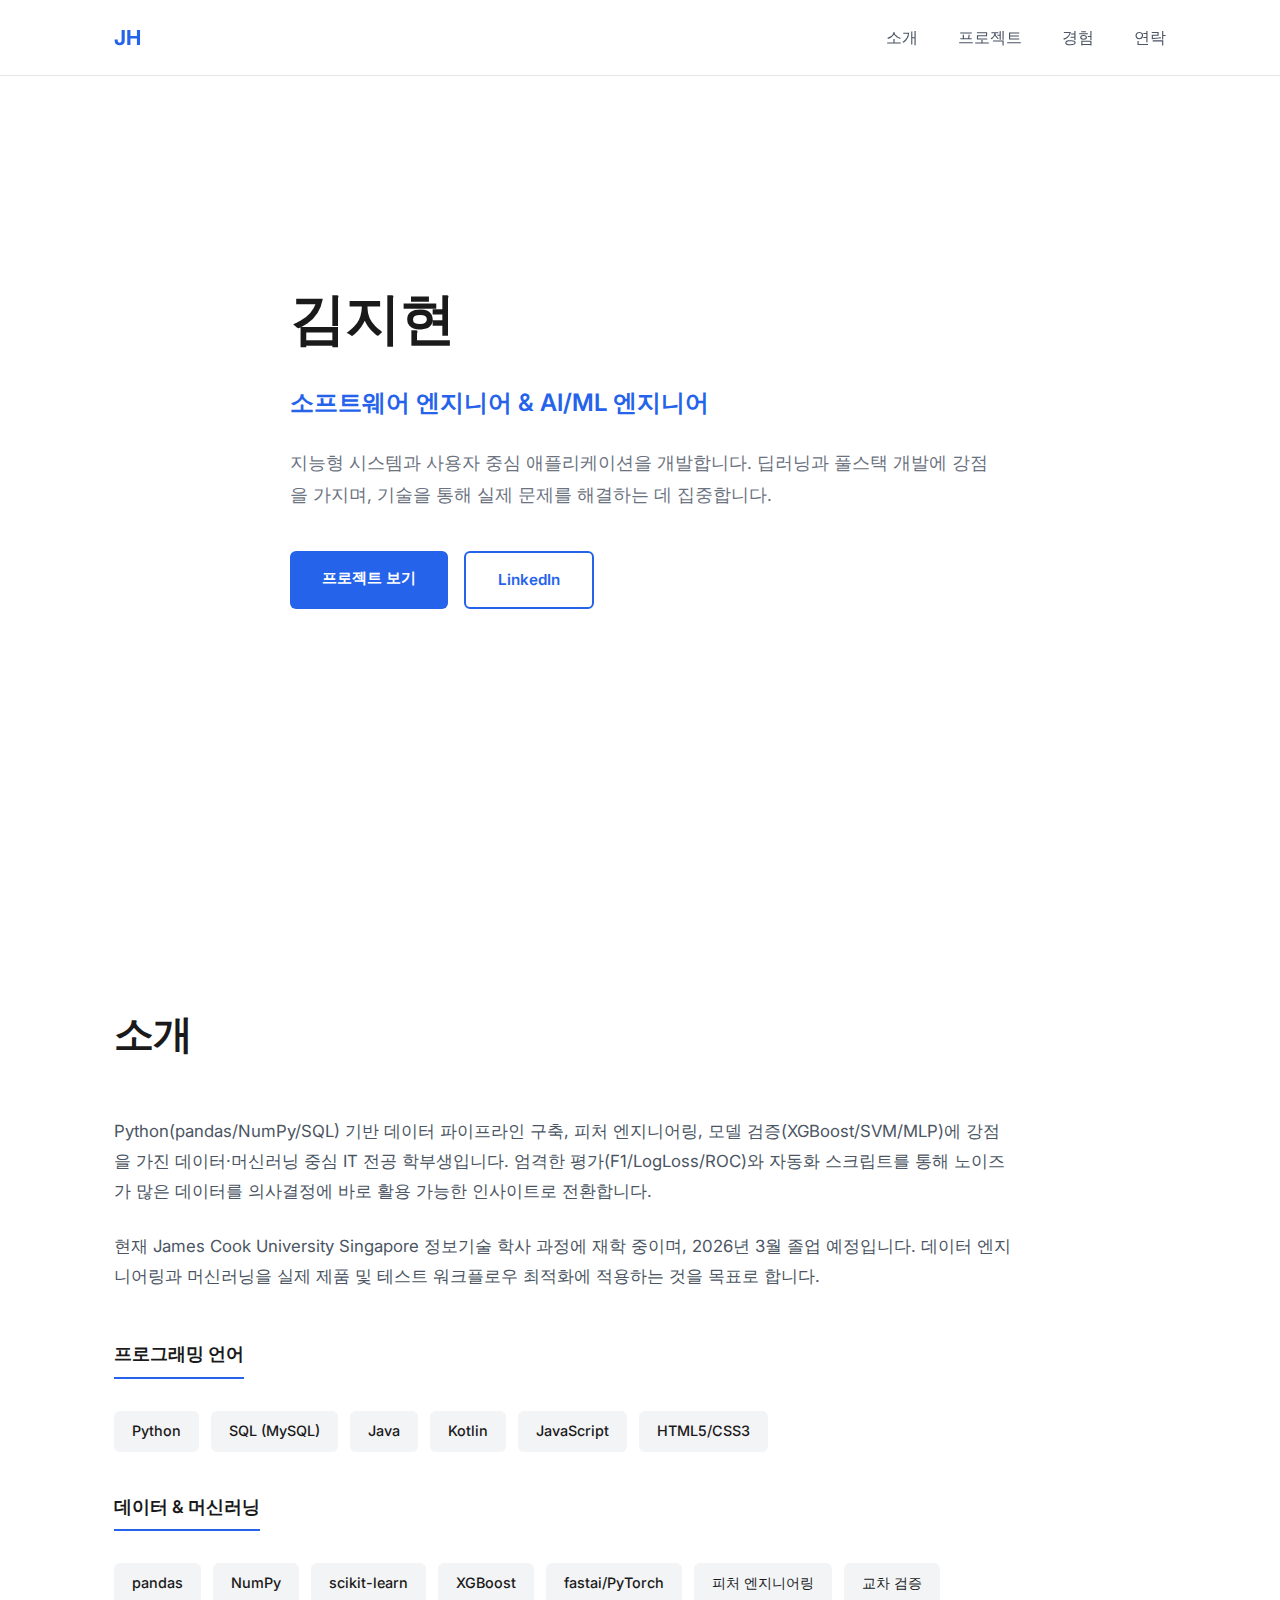
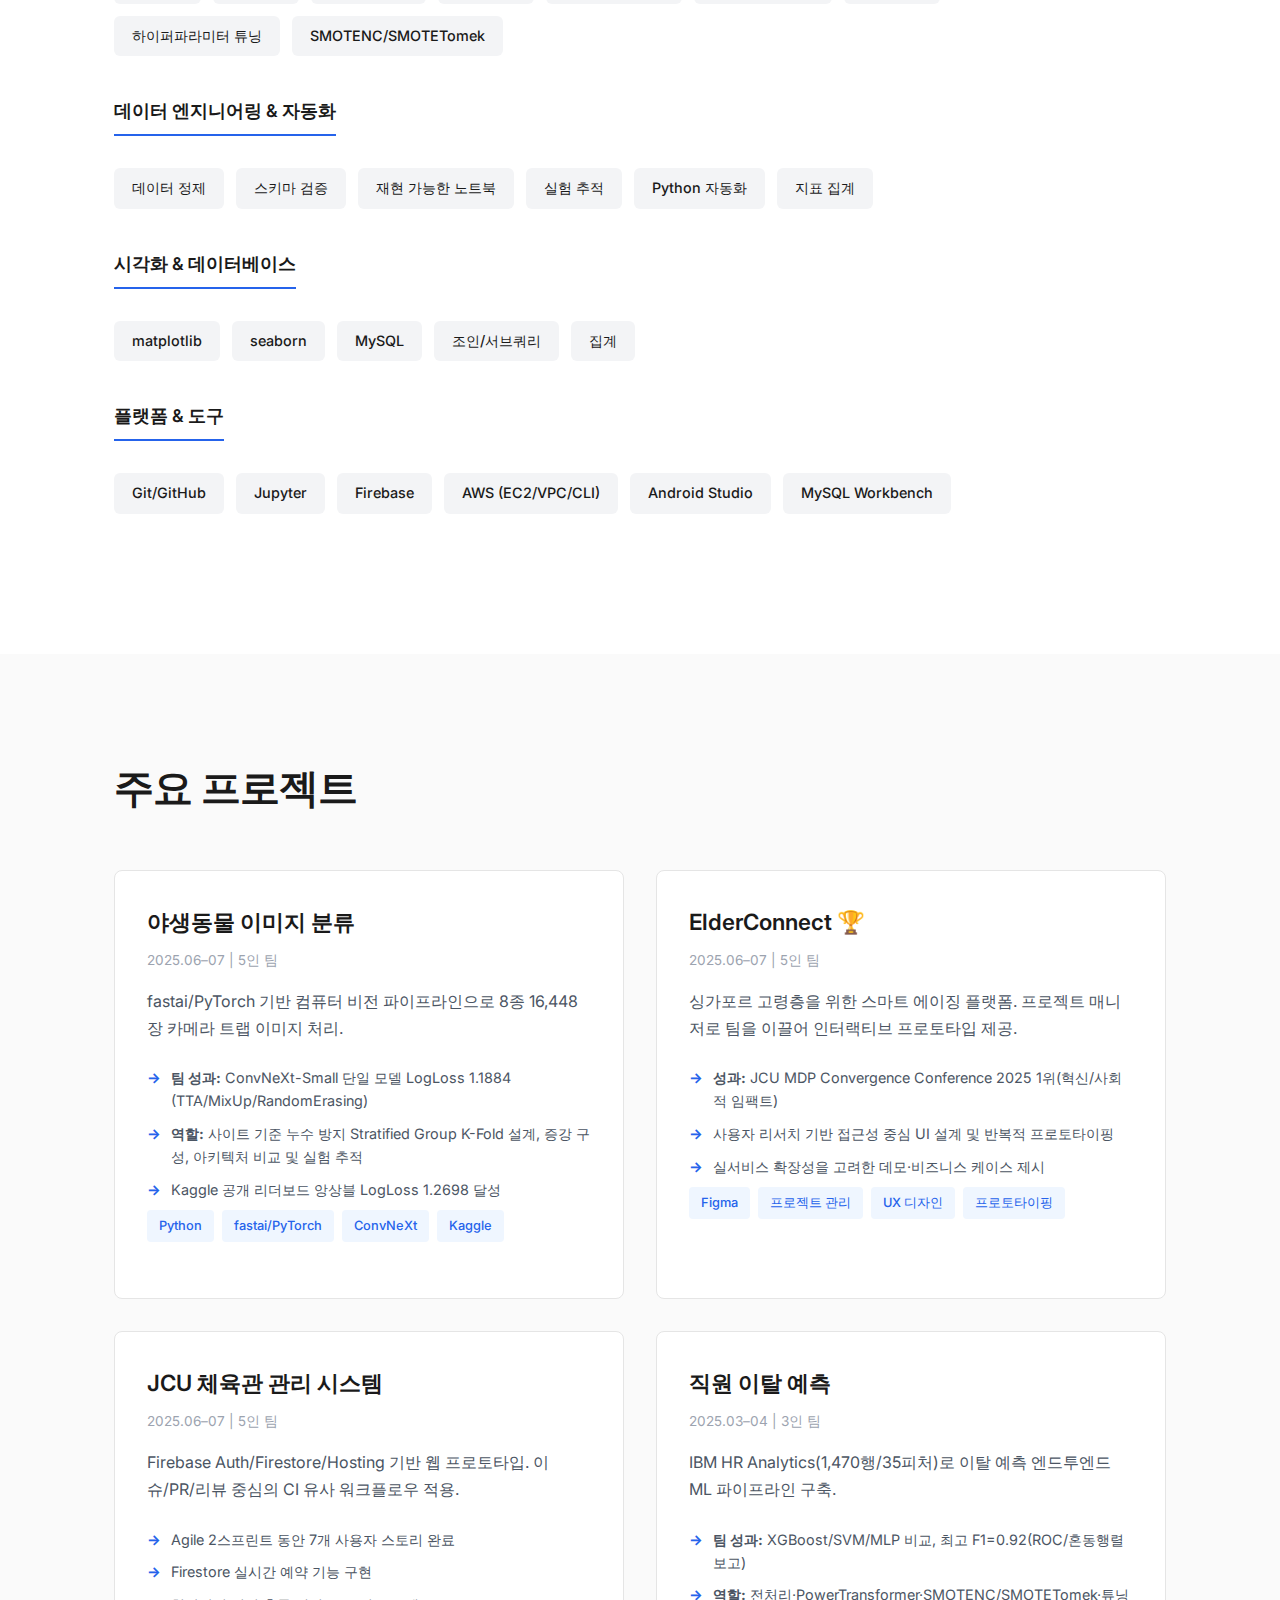
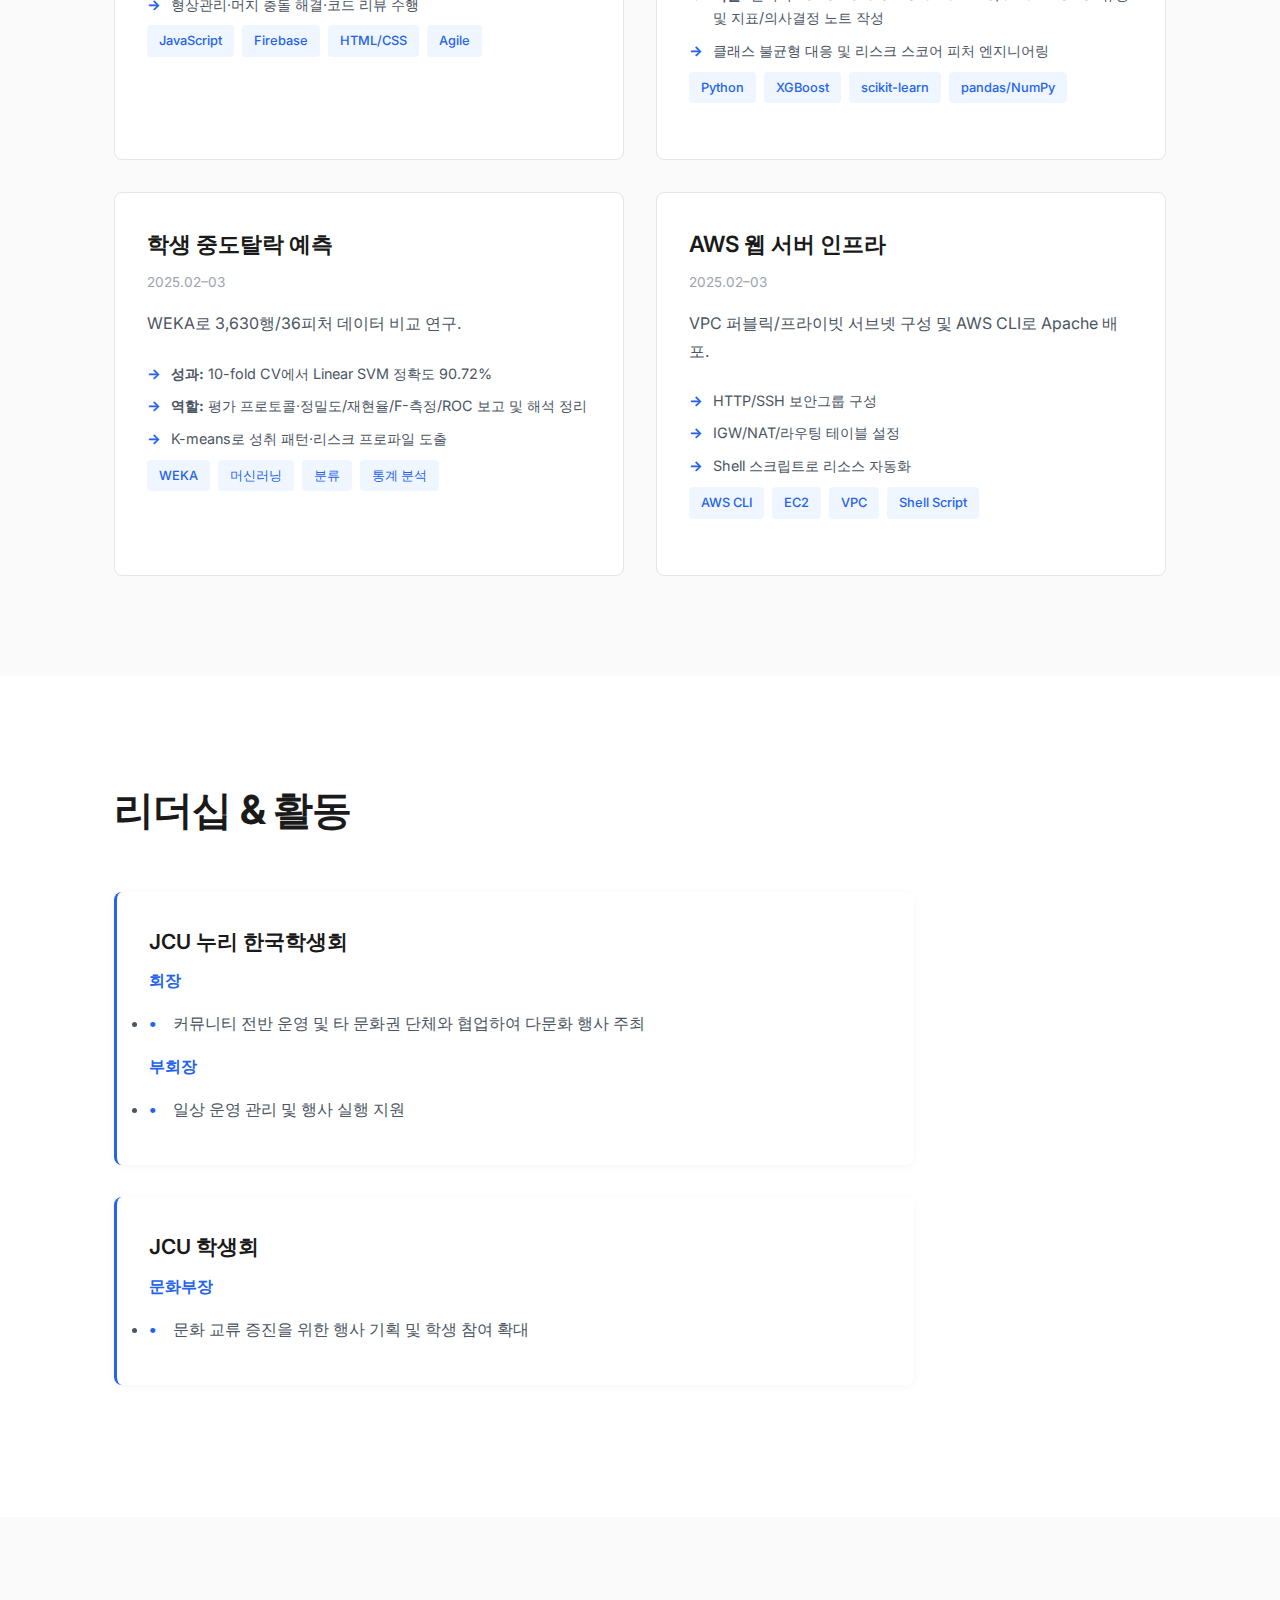
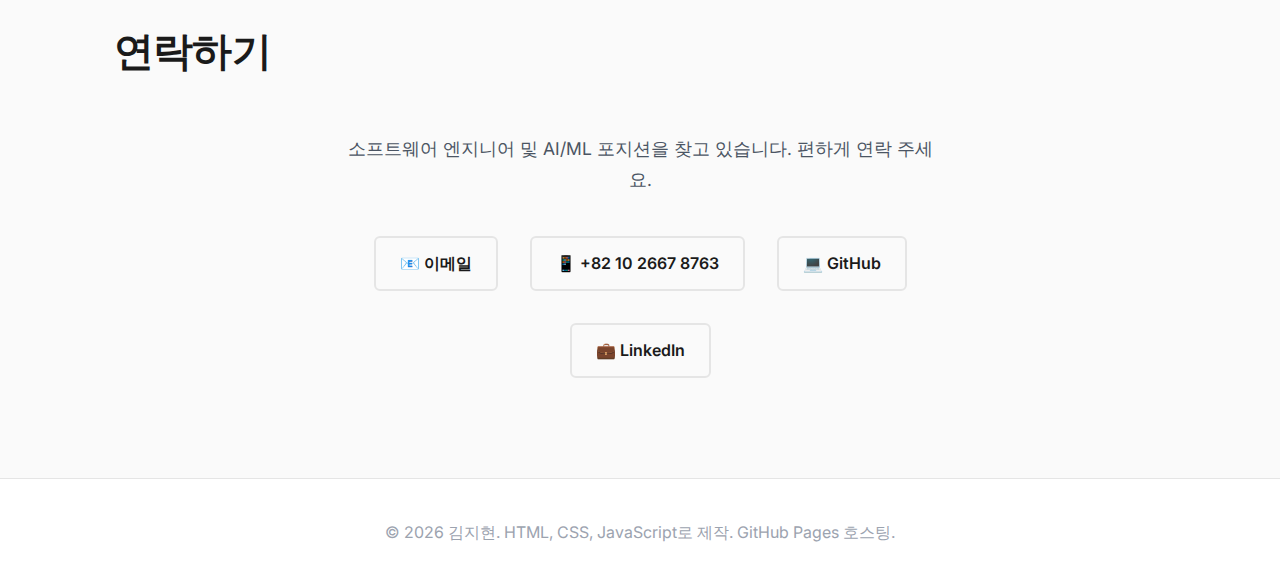
<file: Portfolio/Ko/index.html>
<!DOCTYPE html>
<html lang="ko">
<head>
    <meta charset="UTF-8">
    <meta name="viewport" content="width=device-width, initial-scale=1.0">
    <title>김지현 - 소프트웨어 엔지니어</title>
    <link href="https://fonts.googleapis.com/css2?family=Inter:wght@400;500;600;700&display=swap" rel="stylesheet">
    <style>
        * { margin: 0; padding: 0; box-sizing: border-box; }
        body { font-family: 'Inter', sans-serif; background: #ffffff; color: #1a1a1a; line-height: 1.7; }
        .container { max-width: 1100px; margin: 0 auto; padding: 0 24px; }

        nav { position: fixed; top: 0; width: 100%; background: rgba(255,255,255,0.98); backdrop-filter: blur(10px); z-index: 1000; border-bottom: 1px solid #e5e5e5; }
        nav .container { display: flex; justify-content: space-between; align-items: center; padding: 20px 24px; }
        .nav-logo { font-size: 1.3rem; font-weight: 700; color: #2563eb; }
        .nav-links { display: flex; gap: 2.5rem; list-style: none; }
        .nav-links a { color: #4b5563; text-decoration: none; font-weight: 500; transition: color 0.3s; }
        .nav-links a:hover { color: #2563eb; }

        .hero { min-height: 100vh; display: flex; align-items: center; padding-top: 80px; }
        .hero-content { max-width: 700px; }
        .hero h1 { font-size: 3.5rem; font-weight: 700; color: #1a1a1a; margin-bottom: 1rem; letter-spacing: -0.02em; }
        .hero h2 { font-size: 1.5rem; color: #2563eb; font-weight: 600; margin-bottom: 1.5rem; }
        .hero p { font-size: 1.1rem; color: #6b7280; margin-bottom: 2.5rem; line-height: 1.8; }
        .hero-links { display: flex; gap: 1rem; }

        .btn { padding: 14px 32px; border-radius: 6px; text-decoration: none; font-weight: 600; transition: all 0.3s; display: inline-block; font-size: 0.95rem; }
        .btn-primary { background: #2563eb; color: white; }
        .btn-primary:hover { background: #1d4ed8; transform: translateY(-1px); }
        .btn-secondary { border: 2px solid #2563eb; color: #2563eb; background: white; }
        .btn-secondary:hover { background: #eff6ff; }

        section { padding: 100px 0; }
        .section-title { font-size: 2.5rem; font-weight: 700; margin-bottom: 3rem; color: #1a1a1a; letter-spacing: -0.02em; }

        .about-content { max-width: 900px; }
        .about-text p { font-size: 1.05rem; color: #4b5563; margin-bottom: 1.5rem; line-height: 1.8; }

        .skills-section { margin-top: 3rem; }
        .skills-category { margin-bottom: 2.5rem; }
        .skills-category h3 { color: #1a1a1a; font-size: 1.1rem; font-weight: 600; margin-bottom: 1rem; padding-bottom: 0.5rem; border-bottom: 2px solid #2563eb; display: inline-block; }
        .skills { display: flex; flex-wrap: wrap; gap: 0.75rem; margin-top: 1rem; }
        .skill-tag { padding: 8px 18px; background: #f3f4f6; border-radius: 6px; color: #1a1a1a; font-size: 0.9rem; font-weight: 500; transition: all 0.3s; }
        .skill-tag:hover { background: #eff6ff; color: #2563eb; }

        #projects { background: #fafafa; }
        .projects-grid { display: grid; grid-template-columns: repeat(auto-fit, minmax(350px, 1fr)); gap: 2rem; margin-top: 3rem; }
        .project-card { background: white; border-radius: 8px; padding: 2rem; border: 1px solid #e5e5e5; transition: all 0.3s; }
        .project-card:hover { transform: translateY(-4px); box-shadow: 0 12px 24px rgba(0,0,0,0.08); border-color: #2563eb; }
        .project-card h3 { color: #1a1a1a; font-size: 1.4rem; font-weight: 600; margin-bottom: 0.5rem; }
        .project-date { color: #9ca3af; font-size: 0.85rem; margin-bottom: 1rem; }
        .project-card > p { color: #4b5563; margin-bottom: 1.5rem; line-height: 1.7; }

        .project-highlights ul { list-style: none; padding: 0; }
        .project-highlights li { color: #4b5563; font-size: 0.9rem; padding-left: 1.5rem; position: relative; margin-bottom: 0.6rem; line-height: 1.6; }
        .project-highlights li:before { content: "→"; position: absolute; left: 0; color: #2563eb; font-weight: 700; }

        .project-tech { display: flex; flex-wrap: wrap; gap: 0.5rem; margin-bottom: 1.5rem; }
        .tech-badge { padding: 5px 12px; background: #eff6ff; border-radius: 4px; font-size: 0.8rem; color: #2563eb; font-weight: 500; }

        .experience-list { max-width: 800px; }
        .experience-item { background: white; border-radius: 8px; padding: 2rem; border-left: 3px solid #2563eb; margin-bottom: 2rem; box-shadow: 0 2px 8px rgba(0,0,0,0.04); }
        .experience-item h3 { color: #1a1a1a; font-size: 1.3rem; font-weight: 600; margin-bottom: 0.5rem; }
        .experience-item h4 { color: #2563eb; font-size: 1rem; font-weight: 600; margin-bottom: 1rem; }
        .experience-item li { color: #4b5563; padding-left: 1.5rem; position: relative; margin-bottom: 0.6rem; line-height: 1.7; }
        .experience-item li:before { content: "•"; position: absolute; left: 0; color: #2563eb; font-weight: 700; }

        #contact { background: #fafafa; }
        .contact-content { text-align: center; max-width: 600px; margin: 0 auto; }
        .contact-content p { font-size: 1.1rem; color: #4b5563; margin-bottom: 2.5rem; line-height: 1.8; }
        .contact-links { display: flex; gap: 2rem; justify-content: center; flex-wrap: wrap; }
        .contact-item { display: flex; align-items: center; gap: 0.6rem; color: #1a1a1a; text-decoration: none; font-size: 1rem; font-weight: 600; padding: 12px 24px; border-radius: 6px; border: 2px solid #e5e5e5; transition: all 0.3s; }
        .contact-item:hover { border-color: #2563eb; color: #2563eb; background: #eff6ff; }

        footer { text-align: center; padding: 2.5rem 0; border-top: 1px solid #e5e5e5; color: #9ca3af; background: white; }

        @media (max-width: 768px) {
            .nav-links { display: none; }
            .hero h1 { font-size: 2.5rem; }
            .hero h2 { font-size: 1.2rem; }
            .projects-grid { grid-template-columns: 1fr; }
            .section-title { font-size: 2rem; }
            .hero-links { flex-direction: column; }
        }
    </style>
</head>
<body>

<nav>
    <div class="container">
        <div class="nav-logo">JH</div>
        <ul class="nav-links">
            <li><a href="#about">소개</a></li>
            <li><a href="#projects">프로젝트</a></li>
            <li><a href="#experience">경험</a></li>
            <li><a href="#contact">연락</a></li>
        </ul>
    </div>
</nav>

<section class="hero">
    <div class="container">
        <div class="hero-content">
            <h1>김지현</h1>
            <h2>소프트웨어 엔지니어 & AI/ML 엔지니어</h2>
            <p>
                지능형 시스템과 사용자 중심 애플리케이션을 개발합니다.
                딥러닝과 풀스택 개발에 강점을 가지며,
                기술을 통해 실제 문제를 해결하는 데 집중합니다.
            </p>
            <div class="hero-links">
                <a href="#projects" class="btn btn-primary">프로젝트 보기</a>
                <a href="https://www.linkedin.com/in/jihyun-kim-1120jenn/" target="_blank" class="btn btn-secondary">LinkedIn</a>
            </div>
        </div>
    </div>
</section>

<section id="about">
    <div class="container">
        <h2 class="section-title">소개</h2>
        <div class="about-content">
            <div class="about-text">
                <p>
                    Python(pandas/NumPy/SQL) 기반 데이터 파이프라인 구축, 피처 엔지니어링,
                    모델 검증(XGBoost/SVM/MLP)에 강점을 가진 데이터·머신러닝 중심 IT 전공 학부생입니다.
                    엄격한 평가(F1/LogLoss/ROC)와 자동화 스크립트를 통해
                    노이즈가 많은 데이터를 의사결정에 바로 활용 가능한 인사이트로 전환합니다.
                </p>
                <p>
                    현재 James Cook University Singapore 정보기술 학사 과정에 재학 중이며,
                    2026년 3월 졸업 예정입니다.
                    데이터 엔지니어링과 머신러닝을 실제 제품 및 테스트 워크플로우 최적화에 적용하는 것을 목표로 합니다.
                </p>
            </div>

            <div class="skills-section">
                <div class="skills-category">
                    <h3>프로그래밍 언어</h3>
                    <div class="skills">
                        <span class="skill-tag">Python</span>
                        <span class="skill-tag">SQL (MySQL)</span>
                        <span class="skill-tag">Java</span>
                        <span class="skill-tag">Kotlin</span>
                        <span class="skill-tag">JavaScript</span>
                        <span class="skill-tag">HTML5/CSS3</span>
                    </div>
                </div>

                <div class="skills-category">
                    <h3>데이터 & 머신러닝</h3>
                    <div class="skills">
                        <span class="skill-tag">pandas</span>
                        <span class="skill-tag">NumPy</span>
                        <span class="skill-tag">scikit-learn</span>
                        <span class="skill-tag">XGBoost</span>
                        <span class="skill-tag">fastai/PyTorch</span>
                        <span class="skill-tag">피처 엔지니어링</span>
                        <span class="skill-tag">교차 검증</span>
                        <span class="skill-tag">하이퍼파라미터 튜닝</span>
                        <span class="skill-tag">SMOTENC/SMOTETomek</span>
                    </div>
                </div>

                <div class="skills-category">
                    <h3>데이터 엔지니어링 & 자동화</h3>
                    <div class="skills">
                        <span class="skill-tag">데이터 정제</span>
                        <span class="skill-tag">스키마 검증</span>
                        <span class="skill-tag">재현 가능한 노트북</span>
                        <span class="skill-tag">실험 추적</span>
                        <span class="skill-tag">Python 자동화</span>
                        <span class="skill-tag">지표 집계</span>
                    </div>
                </div>

                <div class="skills-category">
                    <h3>시각화 & 데이터베이스</h3>
                    <div class="skills">
                        <span class="skill-tag">matplotlib</span>
                        <span class="skill-tag">seaborn</span>
                        <span class="skill-tag">MySQL</span>
                        <span class="skill-tag">조인/서브쿼리</span>
                        <span class="skill-tag">집계</span>
                    </div>
                </div>

                <div class="skills-category">
                    <h3>플랫폼 & 도구</h3>
                    <div class="skills">
                        <span class="skill-tag">Git/GitHub</span>
                        <span class="skill-tag">Jupyter</span>
                        <span class="skill-tag">Firebase</span>
                        <span class="skill-tag">AWS (EC2/VPC/CLI)</span>
                        <span class="skill-tag">Android Studio</span>
                        <span class="skill-tag">MySQL Workbench</span>
                    </div>
                </div>
            </div>
        </div>
    </div>
</section>

<section id="projects">
    <div class="container">
        <h2 class="section-title">주요 프로젝트</h2>
        <div class="projects-grid">
            <div class="project-card">
                <h3>야생동물 이미지 분류</h3>
                <div class="project-date">2025.06–07 | 5인 팀</div>
                <p>fastai/PyTorch 기반 컴퓨터 비전 파이프라인으로 8종 16,448장 카메라 트랩 이미지 처리.</p>
                <div class="project-highlights">
                    <ul>
                        <li><strong>팀 성과:</strong> ConvNeXt-Small 단일 모델 LogLoss 1.1884 (TTA/MixUp/RandomErasing)</li>
                        <li><strong>역할:</strong> 사이트 기준 누수 방지 Stratified Group K-Fold 설계, 증강 구성, 아키텍처 비교 및 실험 추적</li>
                        <li>Kaggle 공개 리더보드 앙상블 LogLoss 1.2698 달성</li>
                    </ul>
                </div>
                <div class="project-tech">
                    <span class="tech-badge">Python</span>
                    <span class="tech-badge">fastai/PyTorch</span>
                    <span class="tech-badge">ConvNeXt</span>
                    <span class="tech-badge">Kaggle</span>
                </div>
            </div>

            <div class="project-card">
                <h3>ElderConnect 🏆</h3>
                <div class="project-date">2025.06–07 | 5인 팀</div>
                <p>싱가포르 고령층을 위한 스마트 에이징 플랫폼. 프로젝트 매니저로 팀을 이끌어 인터랙티브 프로토타입 제공.</p>
                <div class="project-highlights">
                    <ul>
                        <li><strong>성과:</strong> JCU MDP Convergence Conference 2025 1위(혁신/사회적 임팩트)</li>
                        <li>사용자 리서치 기반 접근성 중심 UI 설계 및 반복적 프로토타이핑</li>
                        <li>실서비스 확장성을 고려한 데모·비즈니스 케이스 제시</li>
                    </ul>
                </div>
                <div class="project-tech">
                    <span class="tech-badge">Figma</span>
                    <span class="tech-badge">프로젝트 관리</span>
                    <span class="tech-badge">UX 디자인</span>
                    <span class="tech-badge">프로토타이핑</span>
                </div>
            </div>

            <div class="project-card">
                <h3>JCU 체육관 관리 시스템</h3>
                <div class="project-date">2025.06–07 | 5인 팀</div>
                <p>Firebase Auth/Firestore/Hosting 기반 웹 프로토타입. 이슈/PR/리뷰 중심의 CI 유사 워크플로우 적용.</p>
                <div class="project-highlights">
                    <ul>
                        <li>Agile 2스프린트 동안 7개 사용자 스토리 완료</li>
                        <li>Firestore 실시간 예약 기능 구현</li>
                        <li>형상관리·머지 충돌 해결·코드 리뷰 수행</li>
                    </ul>
                </div>
                <div class="project-tech">
                    <span class="tech-badge">JavaScript</span>
                    <span class="tech-badge">Firebase</span>
                    <span class="tech-badge">HTML/CSS</span>
                    <span class="tech-badge">Agile</span>
                </div>
            </div>

            <div class="project-card">
                <h3>직원 이탈 예측</h3>
                <div class="project-date">2025.03–04 | 3인 팀</div>
                <p>IBM HR Analytics(1,470행/35피처)로 이탈 예측 엔드투엔드 ML 파이프라인 구축.</p>
                <div class="project-highlights">
                    <ul>
                        <li><strong>팀 성과:</strong> XGBoost/SVM/MLP 비교, 최고 F1=0.92(ROC/혼동행렬 보고)</li>
                        <li><strong>역할:</strong> 전처리·PowerTransformer·SMOTENC/SMOTETomek·튜닝 및 지표/의사결정 노트 작성</li>
                        <li>클래스 불균형 대응 및 리스크 스코어 피처 엔지니어링</li>
                    </ul>
                </div>
                <div class="project-tech">
                    <span class="tech-badge">Python</span>
                    <span class="tech-badge">XGBoost</span>
                    <span class="tech-badge">scikit-learn</span>
                    <span class="tech-badge">pandas/NumPy</span>
                </div>
            </div>

            <div class="project-card">
                <h3>학생 중도탈락 예측</h3>
                <div class="project-date">2025.02–03</div>
                <p>WEKA로 3,630행/36피처 데이터 비교 연구.</p>
                <div class="project-highlights">
                    <ul>
                        <li><strong>성과:</strong> 10-fold CV에서 Linear SVM 정확도 90.72%</li>
                        <li><strong>역할:</strong> 평가 프로토콜·정밀도/재현율/F-측정/ROC 보고 및 해석 정리</li>
                        <li>K-means로 성취 패턴·리스크 프로파일 도출</li>
                    </ul>
                </div>
                <div class="project-tech">
                    <span class="tech-badge">WEKA</span>
                    <span class="tech-badge">머신러닝</span>
                    <span class="tech-badge">분류</span>
                    <span class="tech-badge">통계 분석</span>
                </div>
            </div>

            <div class="project-card">
                <h3>AWS 웹 서버 인프라</h3>
                <div class="project-date">2025.02–03</div>
                <p>VPC 퍼블릭/프라이빗 서브넷 구성 및 AWS CLI로 Apache 배포.</p>
                <div class="project-highlights">
                    <ul>
                        <li>HTTP/SSH 보안그룹 구성</li>
                        <li>IGW/NAT/라우팅 테이블 설정</li>
                        <li>Shell 스크립트로 리소스 자동화</li>
                    </ul>
                </div>
                <div class="project-tech">
                    <span class="tech-badge">AWS CLI</span>
                    <span class="tech-badge">EC2</span>
                    <span class="tech-badge">VPC</span>
                    <span class="tech-badge">Shell Script</span>
                </div>
            </div>
        </div>
    </div>
</section>

<section id="experience">
    <div class="container">
        <h2 class="section-title">리더십 & 활동</h2>
        <div class="experience-list">
            <div class="experience-item">
                <h3>JCU 누리 한국학생회</h3>
                <h4>회장</h4>
                <ul>
                    <li>커뮤니티 전반 운영 및 타 문화권 단체와 협업하여 다문화 행사 주최</li>
                </ul>
                <h4 style="margin-top: 1rem;">부회장</h4>
                <ul>
                    <li>일상 운영 관리 및 행사 실행 지원</li>
                </ul>
            </div>
            <div class="experience-item">
                <h3>JCU 학생회</h3>
                <h4>문화부장</h4>
                <ul>
                    <li>문화 교류 증진을 위한 행사 기획 및 학생 참여 확대</li>
                </ul>
            </div>
        </div>
    </div>
</section>

<section id="contact">
    <div class="container">
        <h2 class="section-title">연락하기</h2>
        <div class="contact-content">
            <p>소프트웨어 엔지니어 및 AI/ML 포지션을 찾고 있습니다. 편하게 연락 주세요.</p>
            <div class="contact-links">
                <a href="mailto:jihyunkimm1120@gmail.com" class="contact-item">📧 이메일</a>
                <a href="tel:+821026678763" class="contact-item">📱 +82 10 2667 8763</a>
                <a href="https://github.com/jennihxxn" target="_blank" class="contact-item">💻 GitHub</a>
                <a href="https://www.linkedin.com/in/jihyun-kim-1120jenn/" target="_blank" class="contact-item">💼 LinkedIn</a>
            </div>
        </div>
    </div>
</section>

<footer>
    <div class="container">
        <p>&copy; 2026 김지현. HTML, CSS, JavaScript로 제작. GitHub Pages 호스팅.</p>
    </div>
</footer>

</body>
</html>
</file>
